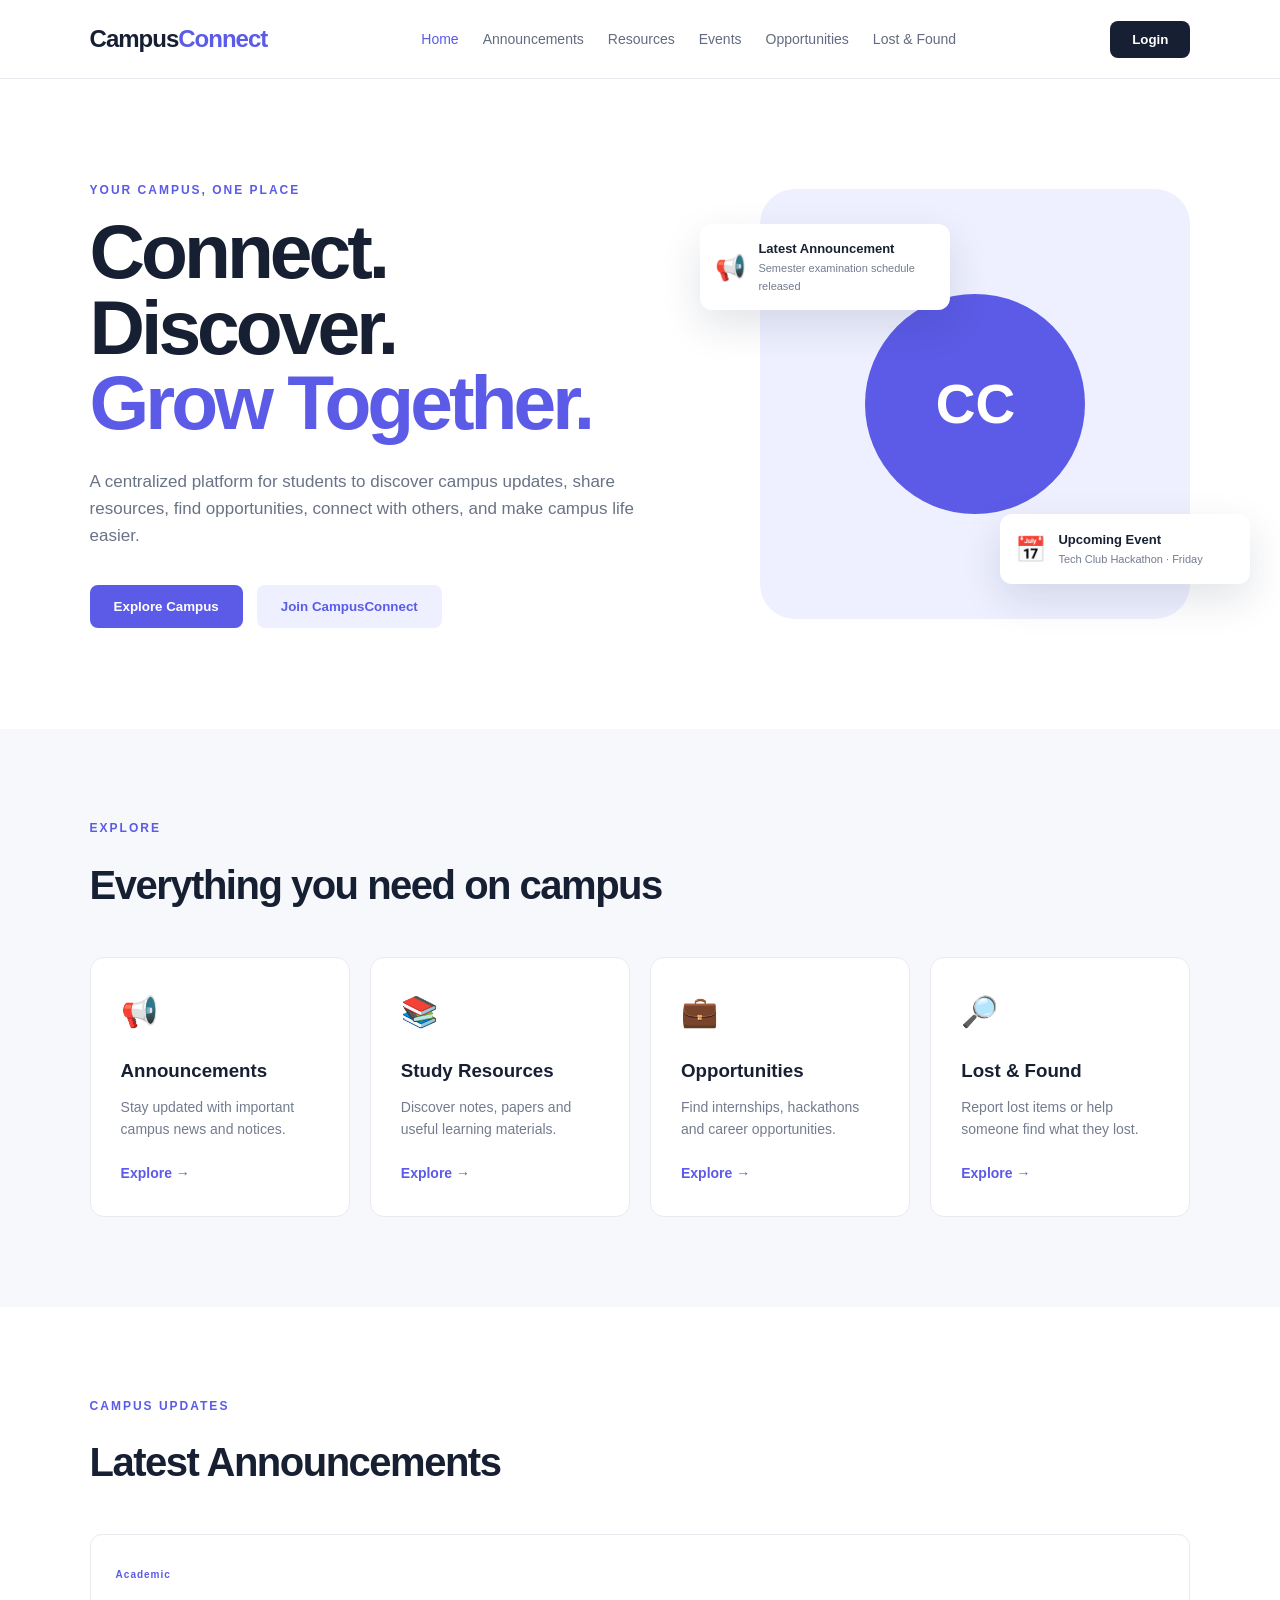
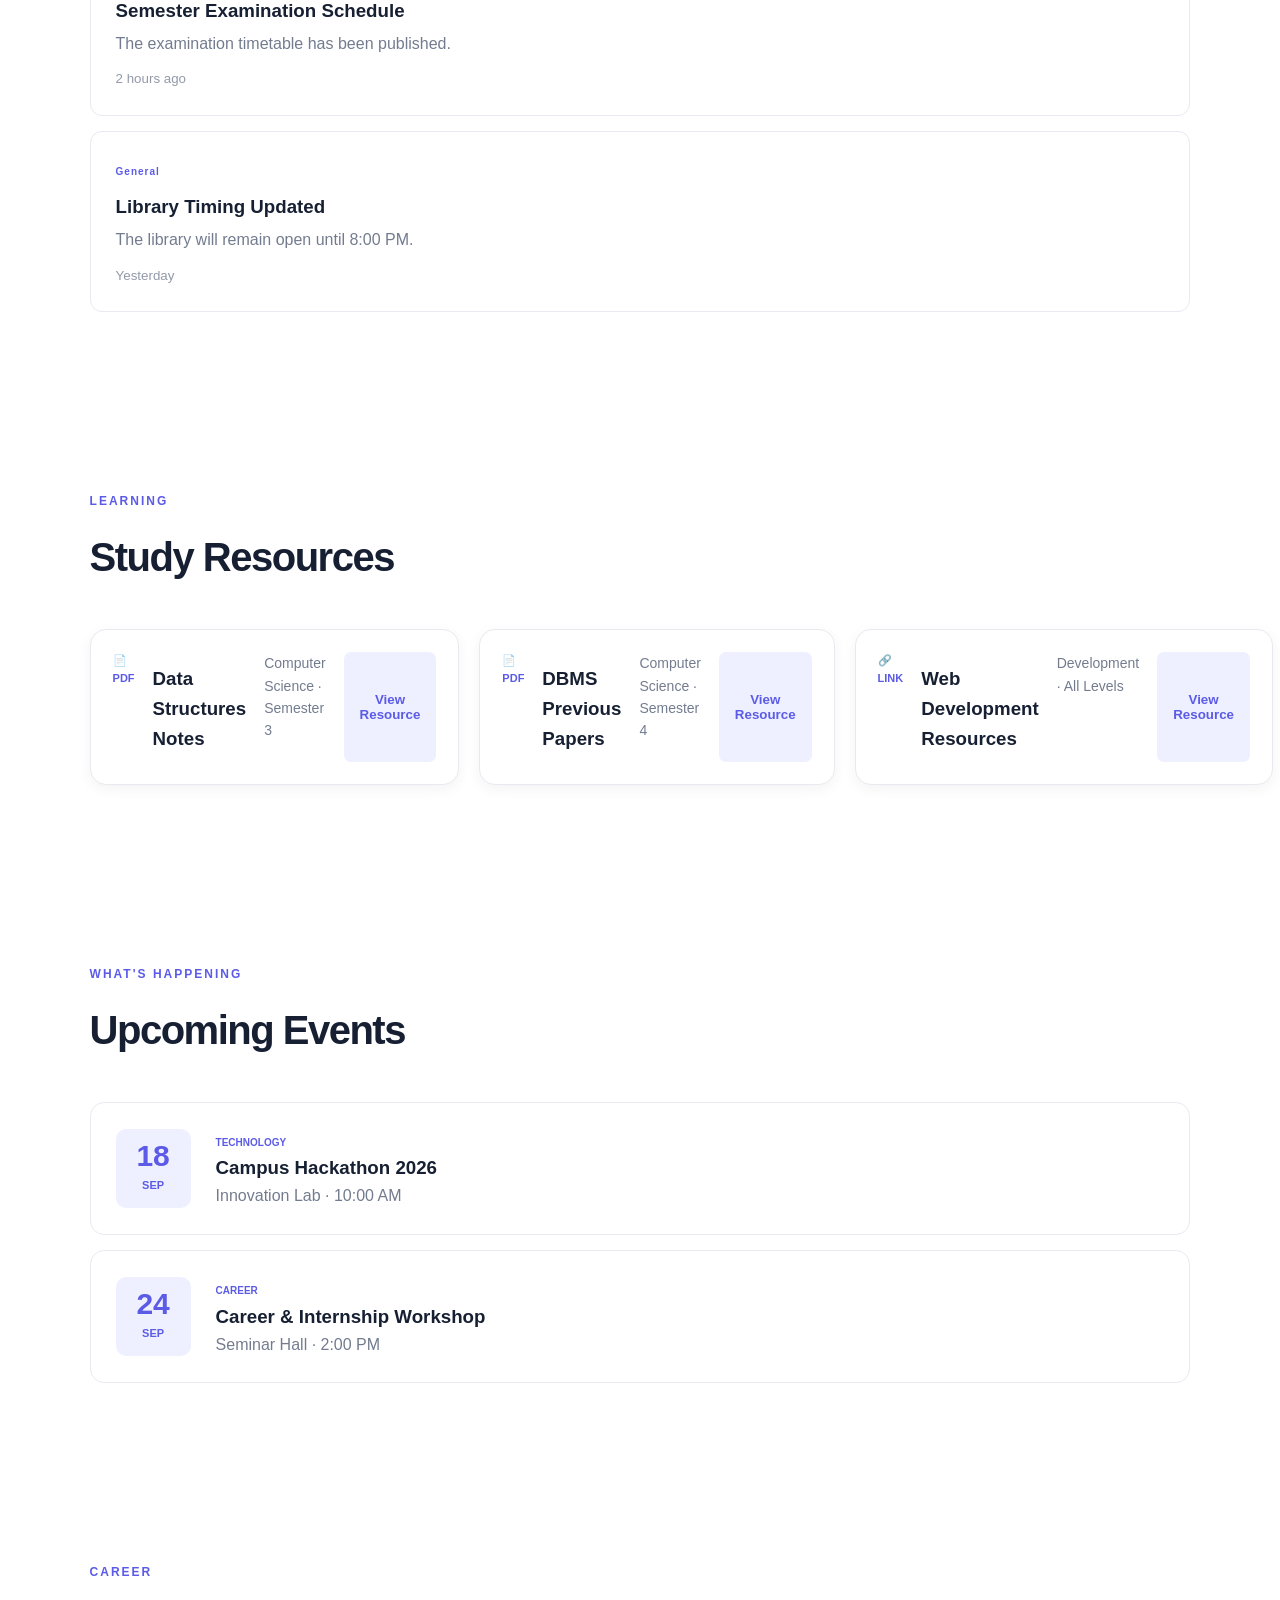
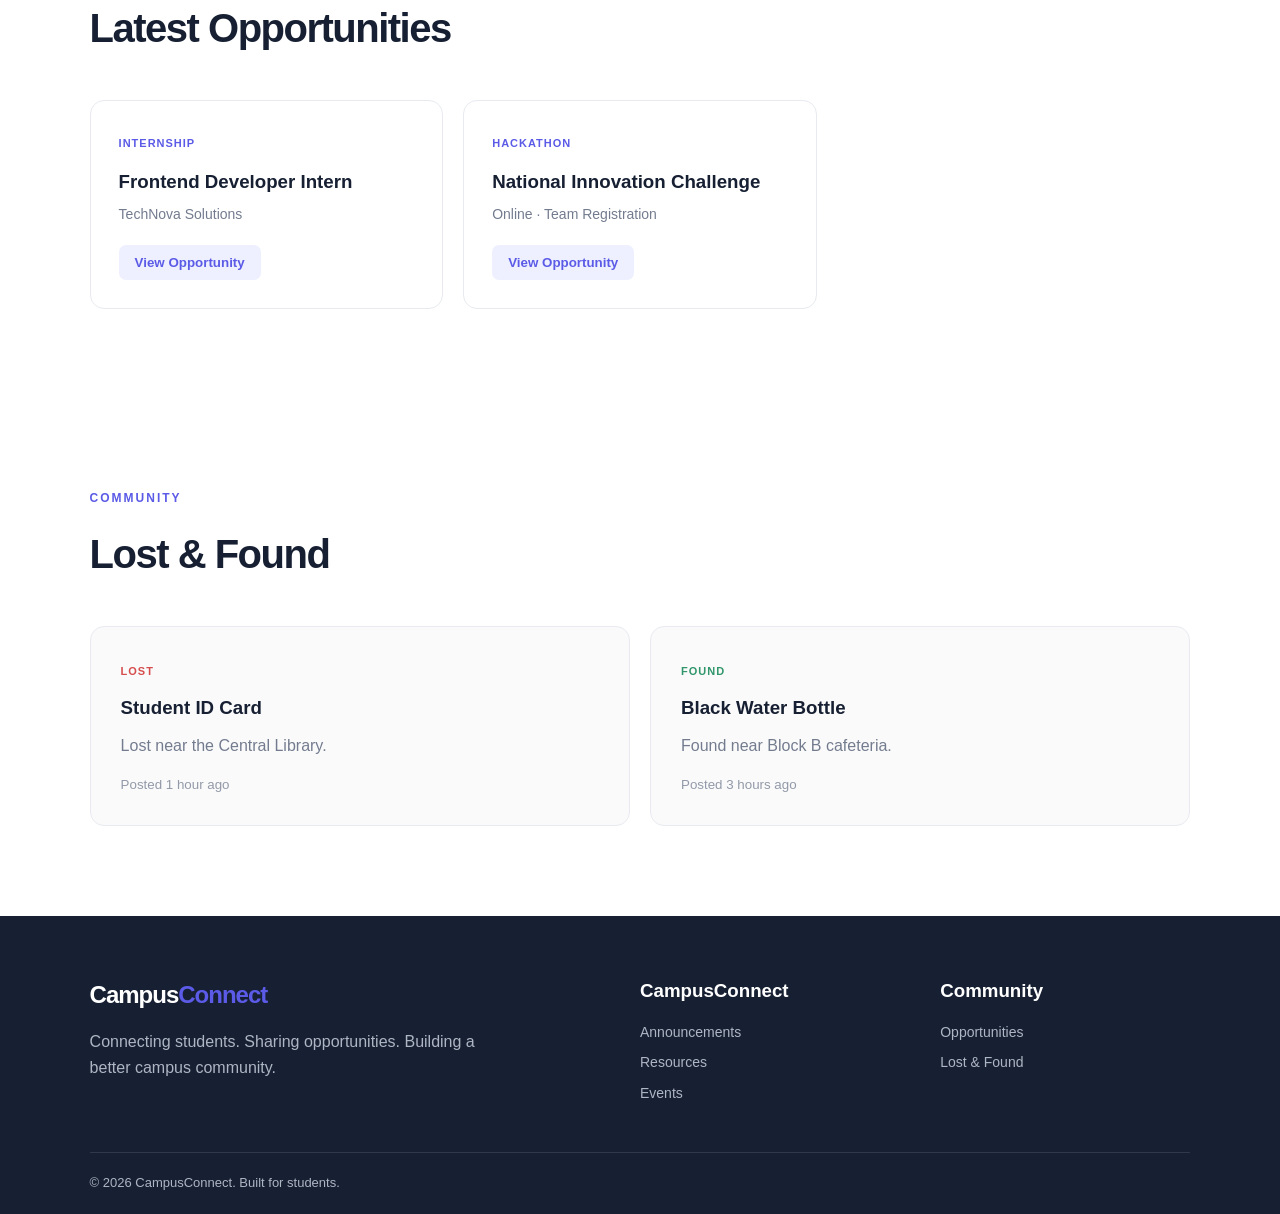
<file: index.html>
<!DOCTYPE html>
<html lang="en">

<head>
    <meta charset="UTF-8">
    <meta name="viewport" content="width=device-width, initial-scale=1.0">

    <title>CampusConnect</title>

    <link rel="stylesheet" href="style.css">
</head>

<body>

    <!-- Navigation Bar -->
    <header class="navbar">

        <div class="logo">
            Campus<span>Connect</span>
        </div>

        <nav>
            <a href="#" class="active">Home</a>
            <a href="#announcements">Announcements</a>
            <a href="#resources">Resources</a>
            <a href="#events">Events</a>
            <a href="#opportunities">Opportunities</a>
            <a href="#lost-found">Lost & Found</a>
        </nav>

        <button class="login-btn" type="button">
            Login
        </button>

    </header>


    <!-- Hero Section -->
    <main>

        <section class="hero">

            <div class="hero-content">

                <p class="hero-label">
                    YOUR CAMPUS, ONE PLACE
                </p>

                <h1>
                    Connect.<br>
                    Discover.<br>
                    <span>Grow Together.</span>
                </h1>

                <p class="hero-description">
                    A centralized platform for students to discover campus
                    updates, share resources, find opportunities, connect
                    with others, and make campus life easier.
                </p>

                <div class="hero-buttons">

                    <button
                        class="primary-btn"
                        type="button"
                    >
                        Explore Campus
                    </button>

                    <button
                        class="secondary-btn"
                        type="button"
                    >
                        Join CampusConnect
                    </button>

                </div>

            </div>


            <div class="hero-card">

                <div class="floating-card announcement-card">

                    <div class="card-icon">
                        📢
                    </div>

                    <div>
                        <h3>
                            Latest Announcement
                        </h3>

                        <p>
                            Semester examination schedule released
                        </p>
                    </div>

                </div>


                <div class="floating-card event-card">

                    <div class="card-icon">
                        📅
                    </div>

                    <div>
                        <h3>
                            Upcoming Event
                        </h3>

                        <p>
                            Tech Club Hackathon · Friday
                        </p>
                    </div>

                </div>


                <div class="campus-circle">
                    <span>CC</span>
                </div>

            </div>

        </section>


        <!-- Quick Access -->
        <section class="quick-access">

            <div class="section-heading">

                <p>EXPLORE</p>

                <h2>
                    Everything you need on campus
                </h2>

            </div>


            <div class="feature-grid">

                <div class="feature-card">

                    <div class="feature-icon">
                        📢
                    </div>

                    <h3>
                        Announcements
                    </h3>

                    <p>
                        Stay updated with important campus news and notices.
                    </p>

                    <a href="#announcements">
                        Explore →
                    </a>

                </div>


                <div class="feature-card">

                    <div class="feature-icon">
                        📚
                    </div>

                    <h3>
                        Study Resources
                    </h3>

                    <p>
                        Discover notes, papers and useful learning materials.
                    </p>

                    <a href="#resources">
                        Explore →
                    </a>

                </div>


                <div class="feature-card">

                    <div class="feature-icon">
                        💼
                    </div>

                    <h3>
                        Opportunities
                    </h3>

                    <p>
                        Find internships, hackathons and career opportunities.
                    </p>

                    <a href="#opportunities">
                        Explore →
                    </a>

                </div>


                <div class="feature-card">

                    <div class="feature-icon">
                        🔎
                    </div>

                    <h3>
                        Lost & Found
                    </h3>

                    <p>
                        Report lost items or help someone find what they lost.
                    </p>

                    <a href="#lost-found">
                        Explore →
                    </a>

                </div>

            </div>

        </section>


        <!-- Announcements -->
        <section
            class="content-section"
            id="announcements"
        >

            <div class="section-heading">

                <p>CAMPUS UPDATES</p>

                <h2>
                    Latest Announcements
                </h2>

            </div>


            <div class="announcement-list">

                <div class="announcement-item">

                    <span class="announcement-tag">
                        Academic
                    </span>

                    <h3>
                        Semester Examination Schedule
                    </h3>

                    <p>
                        The examination timetable has been published.
                    </p>

                    <small>
                        2 hours ago
                    </small>

                </div>


                <div class="announcement-item">

                    <span class="announcement-tag">
                        General
                    </span>

                    <h3>
                        Library Timing Updated
                    </h3>

                    <p>
                        The library will remain open until 8:00 PM.
                    </p>

                    <small>
                        Yesterday
                    </small>

                </div>

            </div>

        </section>


        <!-- Resources -->
        <section
            class="content-section"
            id="resources"
        >

            <div class="section-heading">

                <p>LEARNING</p>

                <h2>
                    Study Resources
                </h2>

            </div>


            <div class="resource-grid">

                <div class="resource-card">

                    <span>
                        📄 PDF
                    </span>

                    <h3>
                        Data Structures Notes
                    </h3>

                    <p>
                        Computer Science · Semester 3
                    </p>

                    <button
                        type="button"
                    >
                        View Resource
                    </button>

                </div>


                <div class="resource-card">

                    <span>
                        📄 PDF
                    </span>

                    <h3>
                        DBMS Previous Papers
                    </h3>

                    <p>
                        Computer Science · Semester 4
                    </p>

                    <button
                        type="button"
                    >
                        View Resource
                    </button>

                </div>


                <div class="resource-card">

                    <span>
                        🔗 LINK
                    </span>

                    <h3>
                        Web Development Resources
                    </h3>

                    <p>
                        Development · All Levels
                    </p>

                    <button
                        type="button"
                    >
                        View Resource
                    </button>

                </div>

            </div>

        </section>


        <!-- Events -->
        <section
            class="content-section"
            id="events"
        >

            <div class="section-heading">

                <p>WHAT'S HAPPENING</p>

                <h2>
                    Upcoming Events
                </h2>

            </div>


            <div class="event-grid">

                <div class="event-card-large">

                    <div class="event-date">

                        <strong>
                            18
                        </strong>

                        <span>
                            SEP
                        </span>

                    </div>


                    <div>

                        <span>
                            TECHNOLOGY
                        </span>

                        <h3>
                            Campus Hackathon 2026
                        </h3>

                        <p>
                            Innovation Lab · 10:00 AM
                        </p>

                    </div>

                </div>


                <div class="event-card-large">

                    <div class="event-date">

                        <strong>
                            24
                        </strong>

                        <span>
                            SEP
                        </span>

                    </div>


                    <div>

                        <span>
                            CAREER
                        </span>

                        <h3>
                            Career & Internship Workshop
                        </h3>

                        <p>
                            Seminar Hall · 2:00 PM
                        </p>

                    </div>

                </div>

            </div>

        </section>


        <!-- Opportunities -->
        <section
            class="content-section"
            id="opportunities"
        >

            <div class="section-heading">

                <p>CAREER</p>

                <h2>
                    Latest Opportunities
                </h2>

            </div>


            <div class="opportunity-grid">

                <div class="opportunity-card">

                    <span class="opportunity-type">
                        INTERNSHIP
                    </span>

                    <h3>
                        Frontend Developer Intern
                    </h3>

                    <p>
                        TechNova Solutions
                    </p>

                    <button type="button">
                        View Opportunity
                    </button>

                </div>


                <div class="opportunity-card">

                    <span class="opportunity-type">
                        HACKATHON
                    </span>

                    <h3>
                        National Innovation Challenge
                    </h3>

                    <p>
                        Online · Team Registration
                    </p>

                    <button type="button">
                        View Opportunity
                    </button>

                </div>

            </div>

        </section>


        <!-- Lost & Found -->
        <section
            class="content-section"
            id="lost-found"
        >

            <div class="section-heading">

                <p>COMMUNITY</p>

                <h2>
                    Lost & Found
                </h2>

            </div>


            <div class="lost-found-grid">

                <div class="lost-card">

                    <span class="lost-label">
                        LOST
                    </span>

                    <h3>
                        Student ID Card
                    </h3>

                    <p>
                        Lost near the Central Library.
                    </p>

                    <small>
                        Posted 1 hour ago
                    </small>

                </div>


                <div class="found-card">

                    <span class="found-label">
                        FOUND
                    </span>

                    <h3>
                        Black Water Bottle
                    </h3>

                    <p>
                        Found near Block B cafeteria.
                    </p>

                    <small>
                        Posted 3 hours ago
                    </small>

                </div>

            </div>

        </section>

    </main>


    <!-- Footer -->
    <footer>

        <div class="footer-content">

            <div>

                <div class="logo">
                    Campus<span>Connect</span>
                </div>

                <p>
                    Connecting students. Sharing opportunities.
                    Building a better campus community.
                </p>

            </div>


            <div>

                <h3>
                    CampusConnect
                </h3>

                <a href="#announcements">
                    Announcements
                </a>

                <a href="#resources">
                    Resources
                </a>

                <a href="#events">
                    Events
                </a>

            </div>


            <div>

                <h3>
                    Community
                </h3>

                <a href="#opportunities">
                    Opportunities
                </a>

                <a href="#lost-found">
                    Lost & Found
                </a>

            </div>

        </div>


        <div class="footer-bottom">

            <p>
                © 2026 CampusConnect. Built for students.
            </p>

        </div>

    </footer>


    <!-- Authentication Modal -->
    <div
        class="auth-overlay"
        id="authOverlay"
    >

        <div class="auth-modal">

            <button
                type="button"
                class="close-auth"
                id="closeAuth"
            >
                &times;
            </button>


            <!-- Login Form -->
            <div
                class="auth-form"
                id="loginForm"
            >

                <p class="auth-label">
                    WELCOME BACK
                </p>

                <h2>
                    Login to CampusConnect
                </h2>

                <p class="auth-description">
                    Connect with your campus community.
                </p>


                <form id="loginFormElement">

                    <div class="input-group">

                        <label for="loginEmail">
                            Email
                        </label>

                        <input
                            type="email"
                            id="loginEmail"
                            placeholder="Enter your email"
                            required
                        >

                    </div>


                    <div class="input-group">

                        <label for="loginPassword">
                            Password
                        </label>

                        <input
                            type="password"
                            id="loginPassword"
                            placeholder="Enter your password"
                            required
                        >

                    </div>


                    <button
                        type="submit"
                        class="auth-submit"
                    >
                        Login
                    </button>

                </form>


                <p class="switch-auth">

                    Don't have an account?

                    <button
                        type="button"
                        id="showRegister"
                    >
                        Create Account
                    </button>

                </p>

            </div>


            <!-- Register Form -->
            <div
                class="auth-form hidden"
                id="registerForm"
            >

                <p class="auth-label">
                    JOIN CAMPUSCONNECT
                </p>

                <h2>
                    Create your account
                </h2>

                <p class="auth-description">
                    Join your campus community today.
                </p>


                <form id="registerFormElement">

                    <div class="input-group">

                        <label for="registerName">
                            Full Name
                        </label>

                        <input
                            type="text"
                            id="registerName"
                            placeholder="Enter your name"
                            required
                        >

                    </div>


                    <div class="input-group">

                        <label for="registerEmail">
                            Email
                        </label>

                        <input
                            type="email"
                            id="registerEmail"
                            placeholder="Enter your email"
                            required
                        >

                    </div>


                    <div class="input-row">

                        <div class="input-group">

                            <label for="registerDepartment">
                                Department
                            </label>

                            <select
                                id="registerDepartment"
                                required
                            >

                                <option value="">
                                    Select
                                </option>

                                <option>
                                    Computer Science
                                </option>

                                <option>
                                    Information Technology
                                </option>

                                <option>
                                    Electronics
                                </option>

                                <option>
                                    Mechanical
                                </option>

                                <option>
                                    Civil
                                </option>

                                <option>
                                    Other
                                </option>

                            </select>

                        </div>


                        <div class="input-group">

                            <label for="registerYear">
                                Year
                            </label>

                            <select
                                id="registerYear"
                                required
                            >

                                <option value="">
                                    Select
                                </option>

                                <option>
                                    1st Year
                                </option>

                                <option>
                                    2nd Year
                                </option>

                                <option>
                                    3rd Year
                                </option>

                                <option>
                                    4th Year
                                </option>

                            </select>

                        </div>

                    </div>


                    <div class="input-group">

                        <label for="registerPassword">
                            Password
                        </label>

                        <input
                            type="password"
                            id="registerPassword"
                            placeholder="Create a password"
                            required
                        >

                    </div>


                    <button
                        type="submit"
                        class="auth-submit"
                    >
                        Create Account
                    </button>

                </form>


                <p class="switch-auth">

                    Already have an account?

                    <button
                        type="button"
                        id="showLogin"
                    >
                        Login
                    </button>

                </p>

            </div>

        </div>

    </div>


    <script src="script.js"></script>

</body>
</html>
</file>
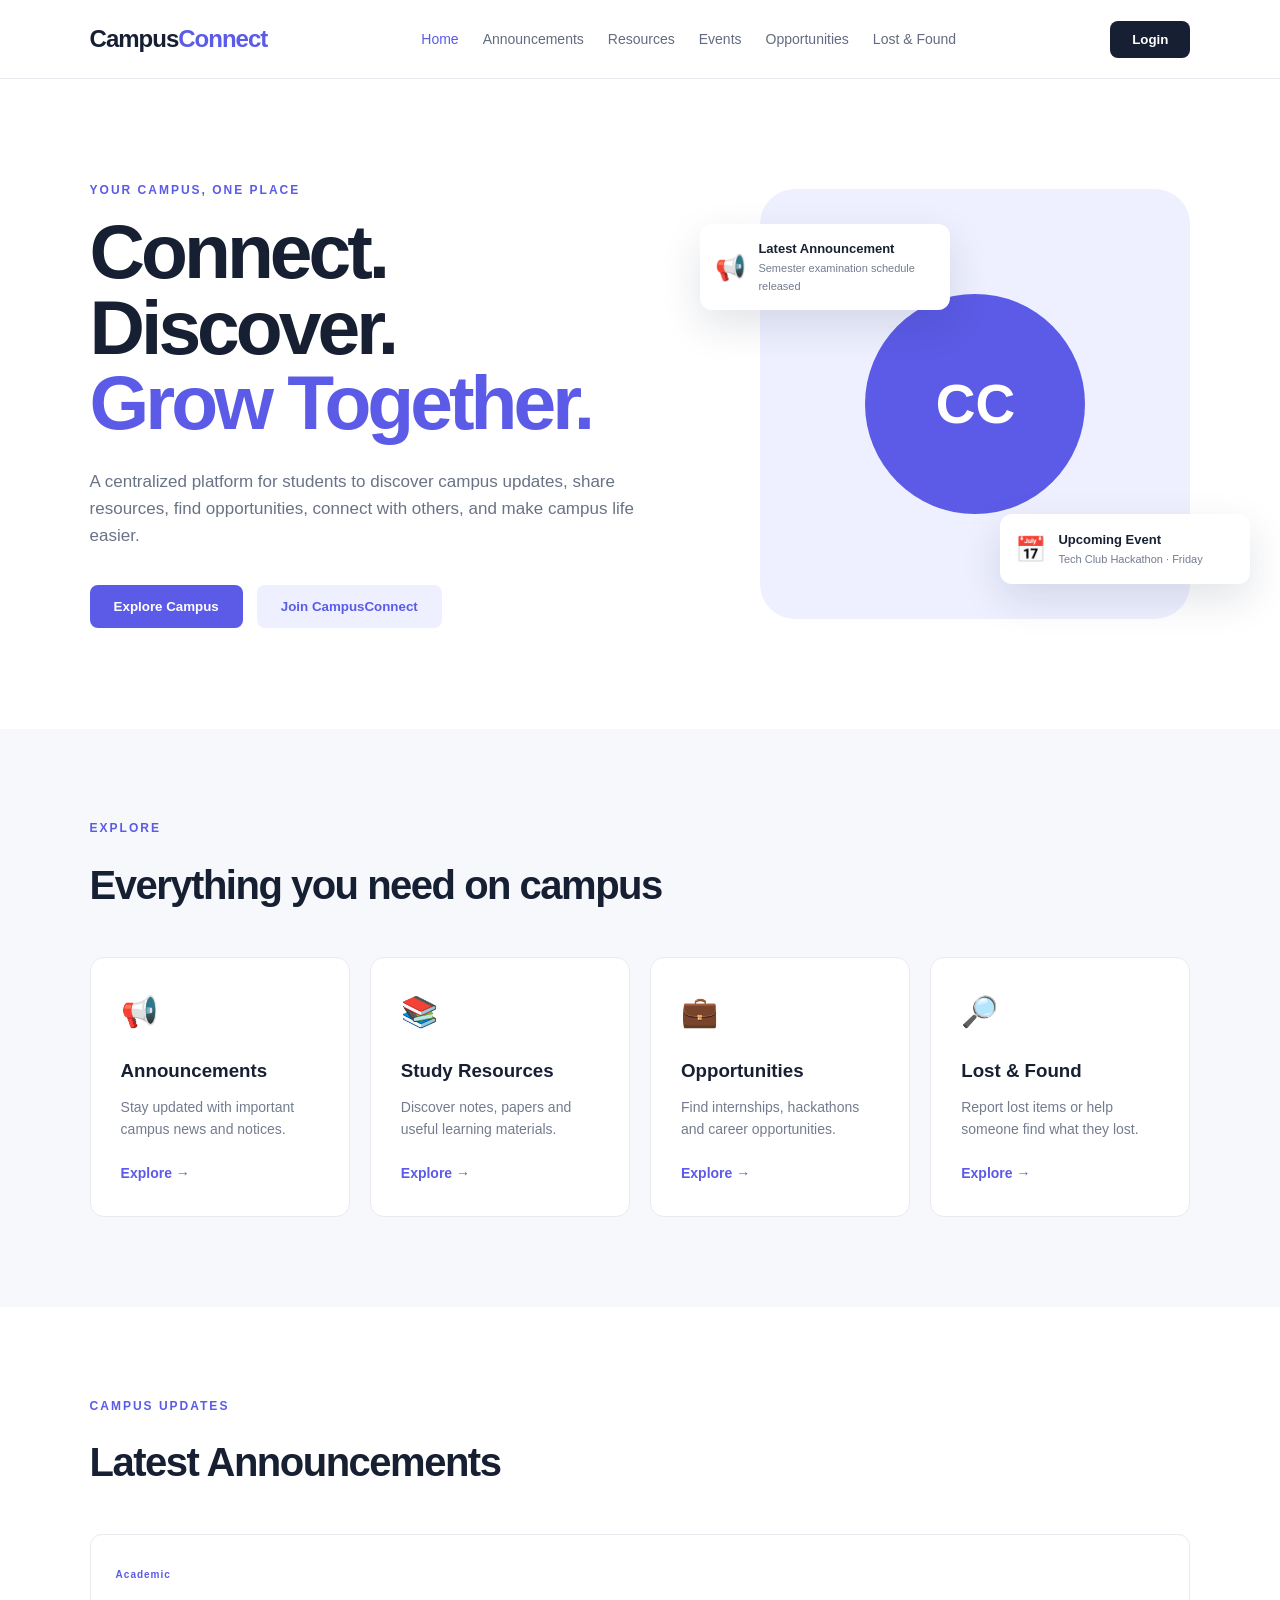
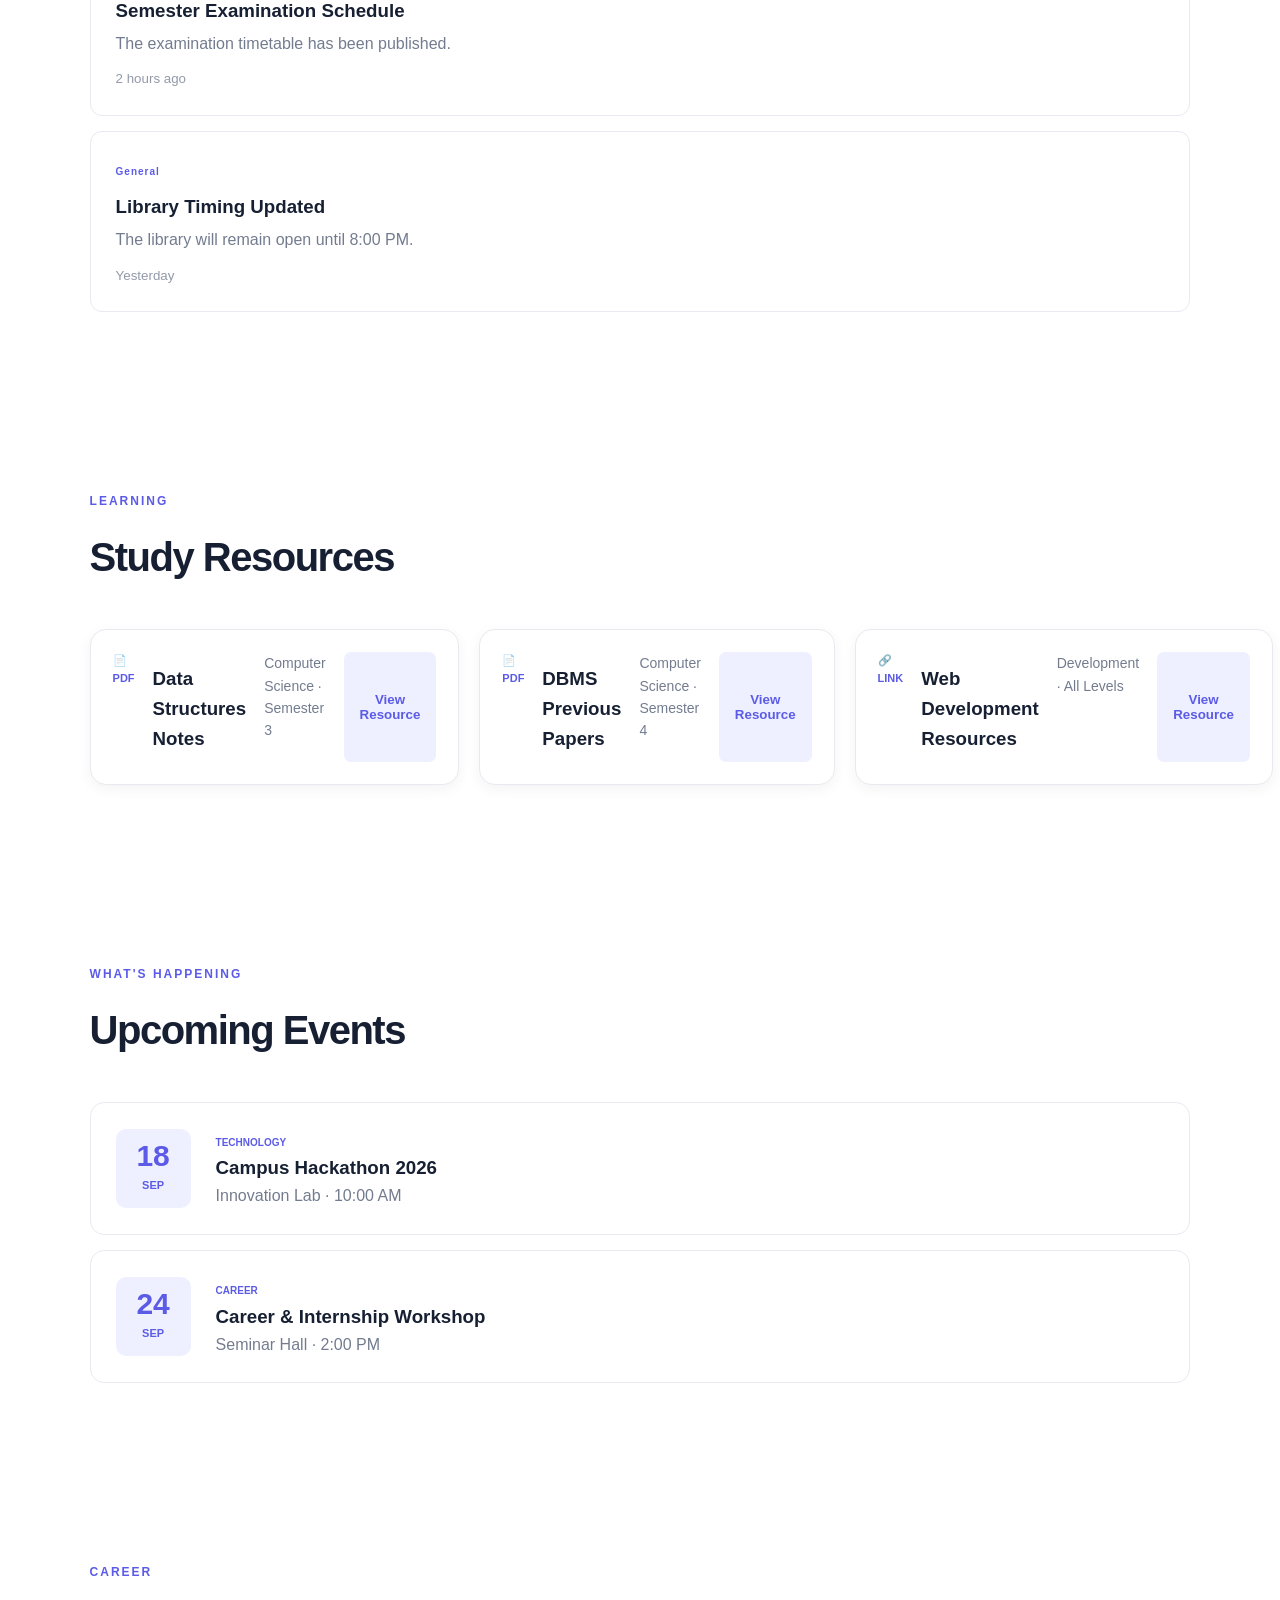
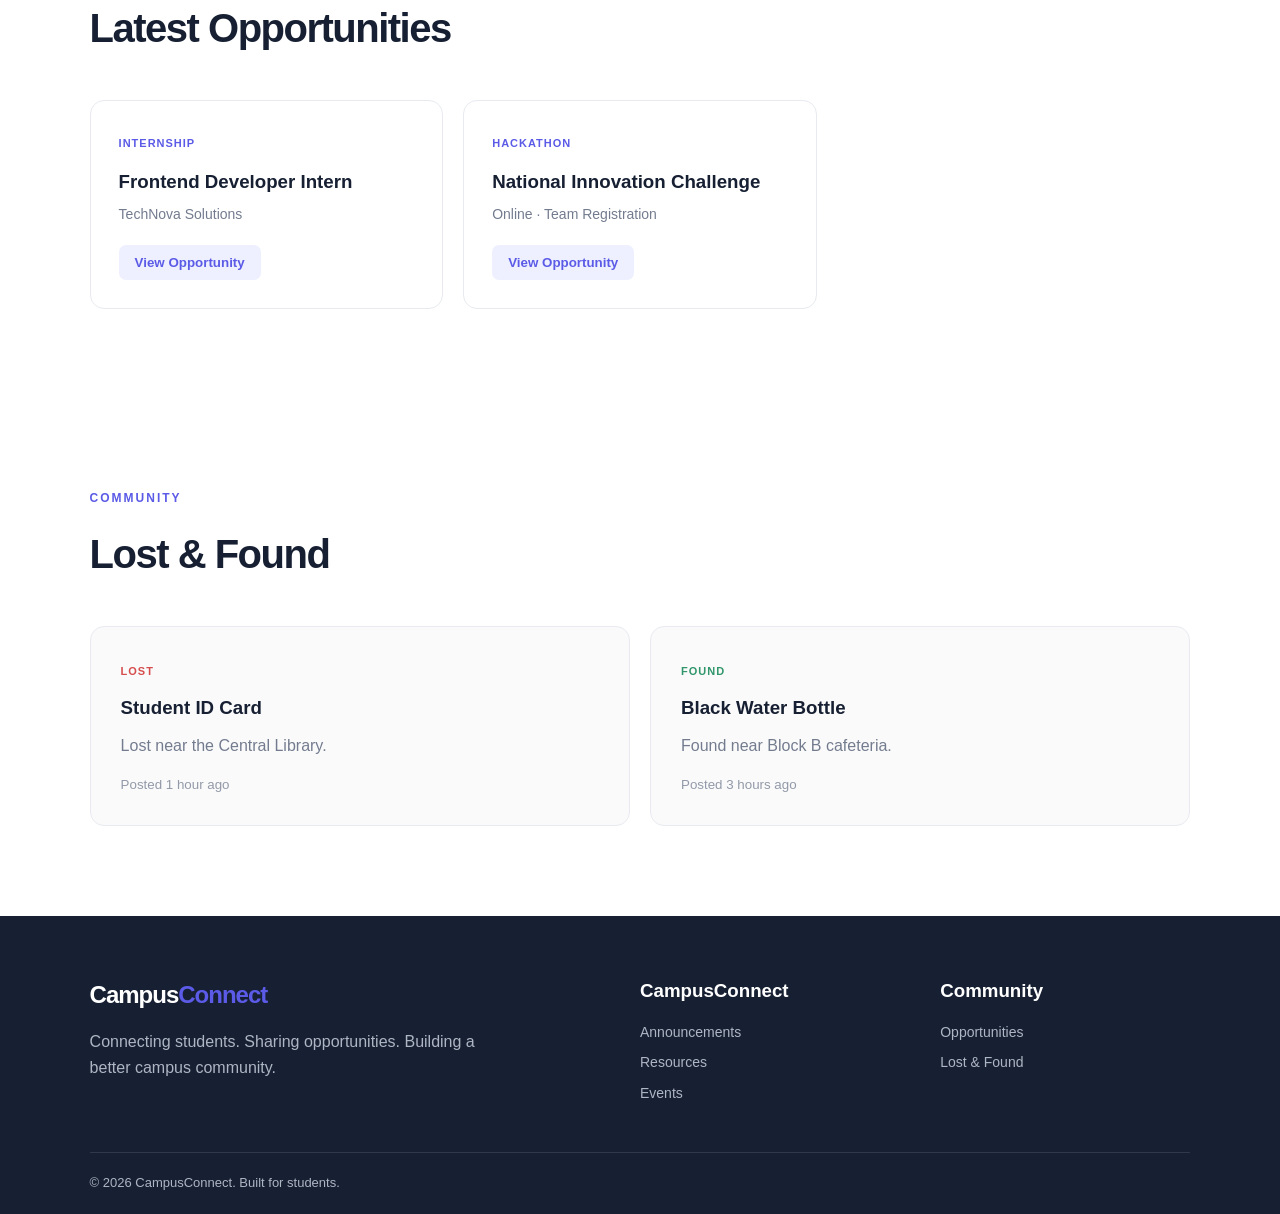
<file: dashboard.html>
<!DOCTYPE html>
<html lang="en">

<head>

    <meta charset="UTF-8">

    <meta name="viewport" content="width=device-width, initial-scale=1.0">

    <title>Dashboard | CampusConnect</title>

    <link rel="stylesheet" href="style.css">

</head>


<body class="dashboard-page">


    <!-- =========================
         DASHBOARD NAVIGATION
    ========================== -->

    <header class="dashboard-navbar">

        <div class="logo">
            Campus<span>Connect</span>
        </div>


        <div class="dashboard-user">

            <div class="user-avatar" id="userAvatar">
                M
            </div>


            <div class="user-info">

                <strong id="dashboardUserName">
                    Student
                </strong>

                <span id="dashboardUserDepartment">
                    Student
                </span>

            </div>


            <button
                type="button"
                id="logoutButton"
                class="logout-btn"
            >
                Logout
            </button>

        </div>

    </header>



    <!-- =========================
         DASHBOARD LAYOUT
    ========================== -->

    <div class="dashboard-layout">


        <!-- =========================
             SIDEBAR
        ========================== -->

        <aside class="sidebar">

            <nav class="sidebar-nav">

                <a
                    href="#"
                    class="sidebar-link active"
                >
                    <span>🏠</span>
                    Dashboard
                </a>


                <a
                    href="#announcements"
                    class="sidebar-link"
                >
                    <span>📢</span>
                    Announcements
                </a>


                <a
                    href="#resources"
                    class="sidebar-link"
                >
                    <span>📚</span>
                    Resources
                </a>


                <a
                    href="#opportunities"
                    class="sidebar-link"
                >
                    <span>💼</span>
                    Opportunities
                </a>


                <a
    href="events.html"
    class="sidebar-link"
>
    <span>📅</span>
    Events
</a>


                <a
    href="lost-found.html"
    class="sidebar-link"
>
    <span>🔍</span>
    Lost & Found
</a>

                <a
    href="questions.html"
    class="sidebar-link"
>
    <span>❓</span>
    Questions
</a>
<a
    href="#bookmarks"
    class="sidebar-link"
    id="bookmarksLink"
>
    <span>🔖</span>
    Bookmarks
</a>
<a
    href="#notifications"
    class="sidebar-link"
    id="notificationsLink"
>
    <span>🔔</span>
    Notifications
</a>

<a
    href="#profile"
    class="sidebar-link"
    id="profileLink"
>
    <span>👤</span>
    Profile
</a>

<a
    href="#statistics"
    class="sidebar-link"
    id="statisticsLink"
>
    <span>📊</span>
    Statistics
</a>

</nav>
<!-- NOTIFICATIONS SECTION -->
<section
    id="notifications"
    class="dashboard-section"
>
    <div class="section-heading">
        <div>
            <h2>🔔 Notifications</h2>
            <p>Important updates from CampusConnect</p>
        </div>
    </div>

    <div id="notificationsList"></div>
</section>
<section

<-- PROFILE SECTION -->
<section
    id="profile"
    class="dashboard-section"
>
    <div class="section-heading">
        <div>
            <h2>👤 My Profile</h2>
            <p>Your CampusConnect account information</p>
        </div>
    </div>

    <div class="profile-card">

        <div class="profile-avatar" id="profileAvatar">
            M
        </div>

        <div class="profile-info">

            <h3 id="profileName">
                Student
            </h3>

            <p>
                📧 <strong>Email:</strong>
                <span id="profileEmail">Not available</span>
            </p>

            <p>
                🏫 <strong>Department:</strong>
                <span id="profileDepartment">Not available</span>
            </p>

            <p>
                🎓 <strong>Year:</strong>
                <span id="profileYear">Not available</span>
            </p>

        </div>

    </div>
</section>
            


            <div class="sidebar-bottom">

                <a
                    href="#"
                    class="sidebar-link"
                >
                    <span>⚙️</span>
                    Settings
                </a>

            </div>

        </aside>



        <!-- =========================
             MAIN DASHBOARD
        ========================== -->

        <main class="dashboard-main">


            <!-- =========================
                 WELCOME
            ========================== -->

            <section class="dashboard-welcome">

                <div>

                    <p class="dashboard-label">
                        STUDENT DASHBOARD
                    </p>


                    <h1>
                        Welcome back,
                        <span id="welcomeUserName">
                            Student
                        </span>! 👋
                    </h1>


                    <p>
                        Here's what's happening around your campus today.
                    </p>

                <!-- GLOBAL SEARCH -->
<div class="dashboard-search">
    <input
        type="text"
        id="globalSearch"
        placeholder="Search announcements, resources, events..."
    >

    <button
        type="button"
        id="globalSearchButton"
    >
        🔍 Search
    </button>
</div>


<div id="searchResults" class="search-results"></div>


                <button
                    type="button"
                    class="create-post-btn"
                    id="createPostButton"
                >
                    + Create Post
                </button>

            </section>



            <!-- =========================
                 STATISTICS
            ========================== -->

            <section class="stats-grid">


                <div class="stat-card">

                    <div class="stat-icon">
                        📢
                    </div>

                    <div>

                        <span>
                            Announcements
                        </span>

                        <strong id="announcementCount">
                            12
                        </strong>

                    </div>

                </div>



                <div class="stat-card">

                    <div class="stat-icon">
                        📚
                    </div>

                    <div>

                        <span>
                            Resources
                        </span>

                        <strong id="resourceCount">
                            28
                        </strong>

                    </div>

                </div>



                <div class="stat-card">

                    <div class="stat-icon">
                        💼
                    </div>

                    <div>

                        <span>
                            Opportunities
                        </span>

                        <strong>
                            8
                        </strong>

                    </div>

                </div>



                <div class="stat-card">

                    <div class="stat-icon">
                        📅
                    </div>

                    <div>

                        <span>
                            Upcoming Events
                        </span>

                        <strong>
                            5
                        </strong>

                    </div>

                </div>

            </section>



            <!-- =========================
                 DASHBOARD CONTENT
            ========================== -->

            <section class="dashboard-content-grid">


                <!-- =========================
                     ANNOUNCEMENTS
                ========================== -->

                <div
                    class="dashboard-panel"
                    id="announcements"
                >

                    <div class="panel-header">

                        <div>

                            <p>
                                STAY UPDATED
                            </p>

                            <h2>
                                Recent Announcements
                            </h2>

                        </div>


                        <div class="announcement-actions">

                            

                            <a href="#announcements">
                                View all →
                            </a>

                        </div>

                    </div>


                    <!-- Announcements will appear here -->

                    <div
                        class="dashboard-list"
                        id="announcementList"
                    >

                        <div class="dashboard-list-item">

                            <div class="list-icon">
                                📢
                            </div>

                            <div>

                                <h3>
                                    Semester Examination Schedule
                                </h3>

                                <p>
                                    The examination timetable has been published.
                                </p>

                                <small>
                                    2 hours ago
                                </small>

                            </div>

                        </div>



                        <div class="dashboard-list-item">

                            <div class="list-icon">
                                📚
                            </div>

                            <div>

                                <h3>
                                    New Study Materials Available
                                </h3>

                                <p>
                                    New DBMS resources have been uploaded.
                                </p>

                                <small>
                                    Yesterday
                                </small>

                            </div>

                        </div>



                        <div class="dashboard-list-item">

                            <div class="list-icon">
                                📢
                            </div>

                            <div>

                                <h3>
                                    Library Timing Updated
                                </h3>

                                <p>
                                    The library will remain open until 8 PM.
                                </p>

                                <small>
                                    2 days ago
                                </small>

                            </div>

                        </div>

                    </div>

                </div>



                <!-- =========================
                     UPCOMING EVENTS
                ========================== -->

                <div
                    class="dashboard-panel"
                    id="events"
                >

                    <div class="panel-header">

                        <div>

                            <p>
                                DON'T MISS OUT
                            </p>

                            <h2>
                                Upcoming Events
                            </h2>

                        </div>


                        <a href="#events">
                            View all →
                        </a>

                    </div>



                    <div class="mini-event">

                        <div class="mini-event-date">

                            <strong>
                                18
                            </strong>

                            <span>
                                SEP
                            </span>

                        </div>


                        <div>

                            <span>
                                TECHNOLOGY
                            </span>

                            <h3>
                                Campus Hackathon 2026
                            </h3>

                            <p>
                                Innovation Lab · 10:00 AM
                            </p>

                        </div>

                    </div>



                    <div class="mini-event">

                        <div class="mini-event-date">

                            <strong>
                                24
                            </strong>

                            <span>
                                SEP
                            </span>

                        </div>


                        <div>

                            <span>
                                CAREER
                            </span>

                            <h3>
                                Career & Internship Workshop
                            </h3>

                            <p>
                                Seminar Hall · 2:00 PM
                            </p>

                        </div>

                    </div>



                    <div class="mini-event">

                        <div class="mini-event-date">

                            <strong>
                                30
                            </strong>

                            <span>
                                SEP
                            </span>

                        </div>


                        <div>

                            <span>
                                CULTURAL
                            </span>

                            <h3>
                                Campus Cultural Fest
                            </h3>

                            <p>
                                Main Auditorium · 5:00 PM
                            </p>

                        </div>

                    </div>

                </div>

            </section>



            <!-- =========================
                 OPPORTUNITIES
            ========================== -->

            <section
                class="dashboard-panel full-panel"
                id="opportunities"
            >

                <div class="panel-header">

                    <div>

                        <p>
                            CAREER
                        </p>

                        <h2>
                            Latest Opportunities
                        </h2>

                    </div>


                    <a
    href="opportunities.html"
    class="sidebar-link"
>
    <span>💼</span>
    Opportunities
</a>

                </div>



                <div class="opportunity-dashboard-grid">


                    <div class="dashboard-opportunity">

                        <span>
                            INTERNSHIP
                        </span>

                        <h3>
                            Frontend Developer Intern
                        </h3>

                        <p>
                            TechNova Solutions
                        </p>

                        <button type="button">
                            View Opportunity
                        </button>

                    </div>



                    <div class="dashboard-opportunity">

                        <span>
                            HACKATHON
                        </span>

                        <h3>
                            National Innovation Challenge
                        </h3>

                        <p>
                            Online · Team Registration
                        </p>

                        <button type="button">
                            View Opportunity
                        </button>

                    </div>



                    <div class="dashboard-opportunity">

                        <span>
                            WORKSHOP
                        </span>

                        <h3>
                            AI & Machine Learning Workshop
                        </h3>

                        <p>
                            Computer Science Club
                        </p>

                        <button type="button">
                            View Opportunity
                        </button>

                    </div>

                </div>

            </section>



            <!-- =========================
                 RESOURCES
            ========================== -->

            <section
                class="dashboard-panel full-panel"
                id="resources"
            >

                <div class="panel-header">

                    <div>

                        <p>
                            STUDY MATERIALS
                        </p>

                        <h2>
                            Resources & Notes
                        </h2>

                    </div>

                    <button
                        type="button"
                        class="announcement-create-btn"
                        id="shareResourceButtonTop"
                    >
                        + Share Resource
                    </button>

                </div>


                <div class="resources-grid">


                    <!-- Resource 1 -->

                    <div class="resource-card">

                        <div class="resource-icon">
                            📘
                        </div>

                        <div class="resource-content">

                            <span class="resource-category">
                                DATABASE MANAGEMENT
                            </span>

                            <h3>
                                DBMS Study Notes
                            </h3>

                            <p>
                                Complete study material covering database concepts,
                                SQL, normalization and transactions.
                            </p>

                            <div class="resource-meta">

                                <span>
                                    📄 PDF
                                </span>

                                <span>
                                    👤 Faculty
                                </span>

                            </div>

                            <button
                                type="button"
                                class="resource-view-btn"
                                onclick="openResource('DBMS Study Notes')"
                            >
                                View Resource
                            </button>

                        </div>

                    </div>



                    <!-- Resource 2 -->

                    <div class="resource-card">

                        <div class="resource-icon">
                            💻
                        </div>

                        <div class="resource-content">

                            <span class="resource-category">
                                PROGRAMMING
                            </span>

                            <h3>
                                Java Programming Notes
                            </h3>

                            <p>
                                Important Java concepts, object-oriented programming
                                and commonly used programming examples.
                            </p>

                            <div class="resource-meta">

                                <span>
                                    📄 PDF
                                </span>

                                <span>
                                    👤 Student
                                </span>

                            </div>

                            <button
                                type="button"
                                class="resource-view-btn"
                                onclick="openResource('Java Programming Notes')"
                            >
                                View Resource
                            </button>

                        </div>

                    </div>



                    <!-- Resource 3 -->

                    <div class="resource-card">

                        <div class="resource-icon">
                            🤖
                        </div>

                        <div class="resource-content">

                            <span class="resource-category">
                                ARTIFICIAL INTELLIGENCE
                            </span>

                            <h3>
                                Machine Learning Basics
                            </h3>

                            <p>
                                Beginner-friendly notes covering machine learning
                                algorithms, datasets and model evaluation.
                            </p>

                            <div class="resource-meta">

                                <span>
                                    📄 PDF
                                </span>

                                <span>
                                    👤 Student
                                </span>

                            </div>

                            <button
                                type="button"
                                class="resource-view-btn"
                                onclick="openResource('Machine Learning Basics')"
                            >
                                View Resource
                            </button>

                        </div>

                    </div>



                    <!-- Resource 4 -->

                    <div class="resource-card">

                        <div class="resource-icon">
                            🌐
                        </div>

                        <div class="resource-content">

                            <span class="resource-category">
                                WEB DEVELOPMENT
                            </span>

                            <h3>
                                HTML, CSS & JavaScript Guide
                            </h3>

                            <p>
                                Useful learning material for frontend development
                                including HTML, CSS and JavaScript basics.
                            </p>

                            <div class="resource-meta">

                                <span>
                                    📄 PDF
                                </span>

                                <span>
                                    👤 Student
                                </span>

                            </div>

                            <button
                                type="button"
                                class="resource-view-btn"
                                onclick="openResource('HTML, CSS & JavaScript Guide')"
                            >
                                View Resource
                            </button>

                        </div>

                    </div>

                </div>

            </section>



            <!-- =========================
                 QUICK ACTIONS
            ========================== -->

            <section class="quick-actions">

                <div class="section-heading">

                    <p>
                        QUICK ACTIONS
                    </p>

                    <h2>
                        What would you like to do?
                    </h2>

                </div>



                <div class="action-grid">


                    <button
                        type="button"
                        class="action-card"
                        id="shareResourceButton"
                    >

                        <span>
                            📚
                        </span>

                        <strong>
                            Share Resource
                        </strong>

                        <small>
                            Help other students learn
                        </small>

                    </button>



                    <button
                        type="button"
                        class="action-card"
                        id="lostItemButton"
                    >

                        <span>
                            🔎
                        </span>

                        <strong>
                            Report Lost Item
                        </strong>

                        <small>
                            Help find a lost item
                        </small>

                    </button>



                    <button
    type="button"
    id="askQuestionButton"
    class="quick-action-button"
>
    <span>❓</span>
    <strong>Ask a Question</strong>
    <small>Get help from other students</small>
</button>

<!-- ASK QUESTION MODAL -->
<div
    class="question-modal-overlay"
    id="questionModal"
>
    <div class="question-modal">

        <button
            type="button"
            class="question-close"
            id="closeQuestionButton"
        >
            ×
        </button>

        <div class="question-header">
            <p>STUDENT COMMUNITY</p>

            <h2>Ask a Question</h2>

            <span>
                Ask something and get help from other students.
            </span>
        </div>

        <form id="questionForm">

            <div class="question-group">

                <label for="questionTitle">
                    Question Title
                </label>

                <input
                    type="text"
                    id="questionTitle"
                    placeholder="Example: How can I prepare for DBMS?"
                    required
                >

            </div>

            <div class="question-group">

                <label for="questionCategory">
                    Category
                </label>

                <select id="questionCategory" required>

                    <option value="">
                        Select category
                    </option>

                    <option value="Academic">
                        Academic
                    </option>

                    <option value="Programming">
                        Programming
                    </option>

                    <option value="Career">
                        Career
                    </option>

                    <option value="General">
                        General
                    </option>

                </select>

            </div>

            <div class="question-group">

                <label for="questionDescription">
                    Your Question
                </label>

                <textarea
                    id="questionDescription"
                    placeholder="Write your question here..."
                    required
                ></textarea>

            </div>

            <button
                type="submit"
                class="question-submit"
            >
                Post Question
            </button>

        </form>

    </div>
</div>


                    <button
                        type="button"
                        class="action-card"
                        id="postOpportunityButton"
                    >

                        <span>
                            💼
                        </span>

                        <strong>
                            Post Opportunity
                        </strong>

                        <small>
                            Share an opportunity
                        </small>

                    </button>

                </div>

            </section>


        </main>

    </div>



    

    <!-- =========================
         JAVASCRIPT
    ========================== -->

    <script src="script.js"></script>

</body>

</html>
</file>
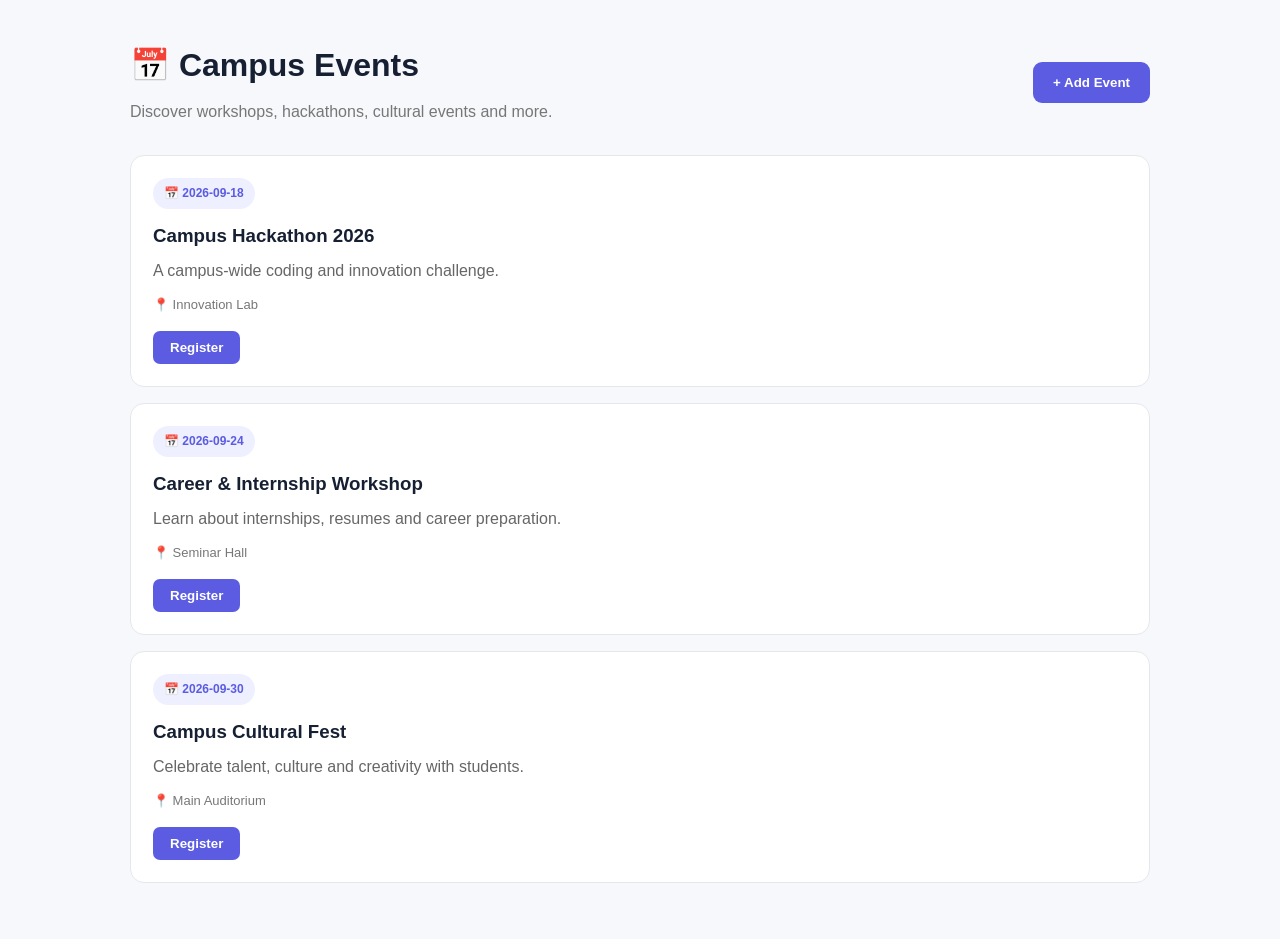
<file: events.html>
<!DOCTYPE html>
<html lang="en">
<head>
    <meta charset="UTF-8">
    <meta name="viewport" content="width=device-width, initial-scale=1.0">

    <title>Events | CampusConnect</title>

    <link rel="stylesheet" href="style.css">

    <style>
        .events-page {
            max-width: 1100px;
            margin: auto;
            padding: 40px;
        }

        .events-header {
            display: flex;
            justify-content: space-between;
            align-items: center;
            margin-bottom: 30px;
        }

        .events-header h1 {
            margin: 0;
            font-size: 32px;
        }

        .events-header p {
            color: #777;
            margin-top: 8px;
        }

        .add-event-btn {
            background: #5b5ce2;
            color: white;
            border: none;
            padding: 13px 20px;
            border-radius: 9px;
            font-weight: 600;
            cursor: pointer;
        }

        .event-card {
            background: white;
            border: 1px solid #e5e7eb;
            border-radius: 14px;
            padding: 22px;
            margin-bottom: 16px;
        }

        .event-date {
            display: inline-block;
            background: #eef0ff;
            color: #5b5ce2;
            padding: 6px 11px;
            border-radius: 20px;
            font-size: 12px;
            font-weight: 600;
        }

        .event-card h3 {
            margin: 12px 0 8px;
        }

        .event-card p {
            color: #666;
            line-height: 1.5;
        }

        .event-info {
            color: #777;
            font-size: 13px;
            margin-top: 12px;
        }

        .register-event {
            margin-top: 15px;
            padding: 9px 17px;
            border: none;
            border-radius: 7px;
            background: #5b5ce2;
            color: white;
            font-weight: 600;
            cursor: pointer;
        }

        .event-modal {
            display: none;
            position: fixed;
            inset: 0;
            background: rgba(0,0,0,.45);
            align-items: center;
            justify-content: center;
            z-index: 9999;
        }

        .event-modal.show {
            display: flex;
        }

        .event-box {
            width: 90%;
            max-width: 550px;
            background: white;
            padding: 30px;
            border-radius: 18px;
            position: relative;
        }

        .close-event {
            position: absolute;
            right: 18px;
            top: 12px;
            border: none;
            background: none;
            font-size: 28px;
            cursor: pointer;
        }

        .event-box label {
            display: block;
            margin: 15px 0 6px;
            font-weight: 600;
        }

        .event-box input,
        .event-box textarea {
            width: 100%;
            box-sizing: border-box;
            padding: 11px;
            border: 1px solid #ddd;
            border-radius: 8px;
            font-family: inherit;
        }

        .event-box textarea {
            min-height: 100px;
        }

        .submit-event {
            width: 100%;
            margin-top: 20px;
            padding: 12px;
            border: none;
            border-radius: 8px;
            background: #5b5ce2;
            color: white;
            font-weight: 600;
            cursor: pointer;
        }
    </style>
</head>

<body>

<div class="events-page">

    <div class="events-header">

        <div>
            <h1>📅 Campus Events</h1>
            <p>Discover workshops, hackathons, cultural events and more.</p>
        </div>

        <button
            class="add-event-btn"
            id="openEvent"
        >
            + Add Event
        </button>

    </div>

    <div id="eventsList"></div>

</div>


<!-- EVENT MODAL -->

<div
    class="event-modal"
    id="eventModal"
>

    <div class="event-box">

        <button
            class="close-event"
            id="closeEvent"
        >
            ×
        </button>

        <h2>Add Campus Event</h2>

        <form id="eventForm">

            <label>Event Name</label>

            <input
                type="text"
                id="eventName"
                placeholder="Example: Coding Workshop"
                required
            >

            <label>Date</label>

            <input
                type="date"
                id="eventDate"
                required
            >

            <label>Location</label>

            <input
                type="text"
                id="eventLocation"
                placeholder="Example: Seminar Hall"
                required
            >

            <label>Description</label>

            <textarea
                id="eventDescription"
                placeholder="Describe the event..."
                required
            ></textarea>

            <button
                type="submit"
                class="submit-event"
            >
                Add Event
            </button>

        </form>

    </div>

</div>


<script>

const eventModal =
    document.getElementById("eventModal");

const openEvent =
    document.getElementById("openEvent");

const closeEvent =
    document.getElementById("closeEvent");

const eventForm =
    document.getElementById("eventForm");

const eventsList =
    document.getElementById("eventsList");


openEvent.onclick = function () {
    eventModal.classList.add("show");
};


closeEvent.onclick = function () {
    eventModal.classList.remove("show");
};


function displayEvents() {

    let events =
        JSON.parse(
            localStorage.getItem("campusEvents")
        ) || [];

    if (events.length === 0) {

        events = [

            {
                name: "Campus Hackathon 2026",
                date: "2026-09-18",
                location: "Innovation Lab",
                description:
                    "A campus-wide coding and innovation challenge."
            },

            {
                name: "Career & Internship Workshop",
                date: "2026-09-24",
                location: "Seminar Hall",
                description:
                    "Learn about internships, resumes and career preparation."
            },

            {
                name: "Campus Cultural Fest",
                date: "2026-09-30",
                location: "Main Auditorium",
                description:
                    "Celebrate talent, culture and creativity with students."
            }

        ];

        localStorage.setItem(
            "campusEvents",
            JSON.stringify(events)
        );
    }


    eventsList.innerHTML =
        events.map(event => `

            <div class="event-card">

                <span class="event-date">
                    📅 ${event.date}
                </span>

                <h3>
                    ${event.name}
                </h3>

                <p>
                    ${event.description}
                </p>

                <div class="event-info">
                    📍 ${event.location}
                </div>

                <button
                    class="register-event"
                    onclick="registerEvent('${event.name}')"
                >
                    Register
                </button>

            </div>

        `).join("");
}


function registerEvent(name) {

    alert(
        "You registered for:\n\n" +
        name +
        "\n\nRegistration successful! 🎉"
    );

}


eventForm.onsubmit = function(event) {

    event.preventDefault();

    const events =
        JSON.parse(
            localStorage.getItem("campusEvents")
        ) || [];

    events.push({

        name:
            document
                .getElementById("eventName")
                .value
                .trim(),

        date:
            document
                .getElementById("eventDate")
                .value,

        location:
            document
                .getElementById("eventLocation")
                .value
                .trim(),

        description:
            document
                .getElementById("eventDescription")
                .value
                .trim()

    });


    localStorage.setItem(
        "campusEvents",
        JSON.stringify(events)
    );


    eventForm.reset();

    eventModal.classList.remove("show");

    displayEvents();

    alert("Event added successfully! 🎉");

};


displayEvents();

</script>

</body>
</html>
</file>
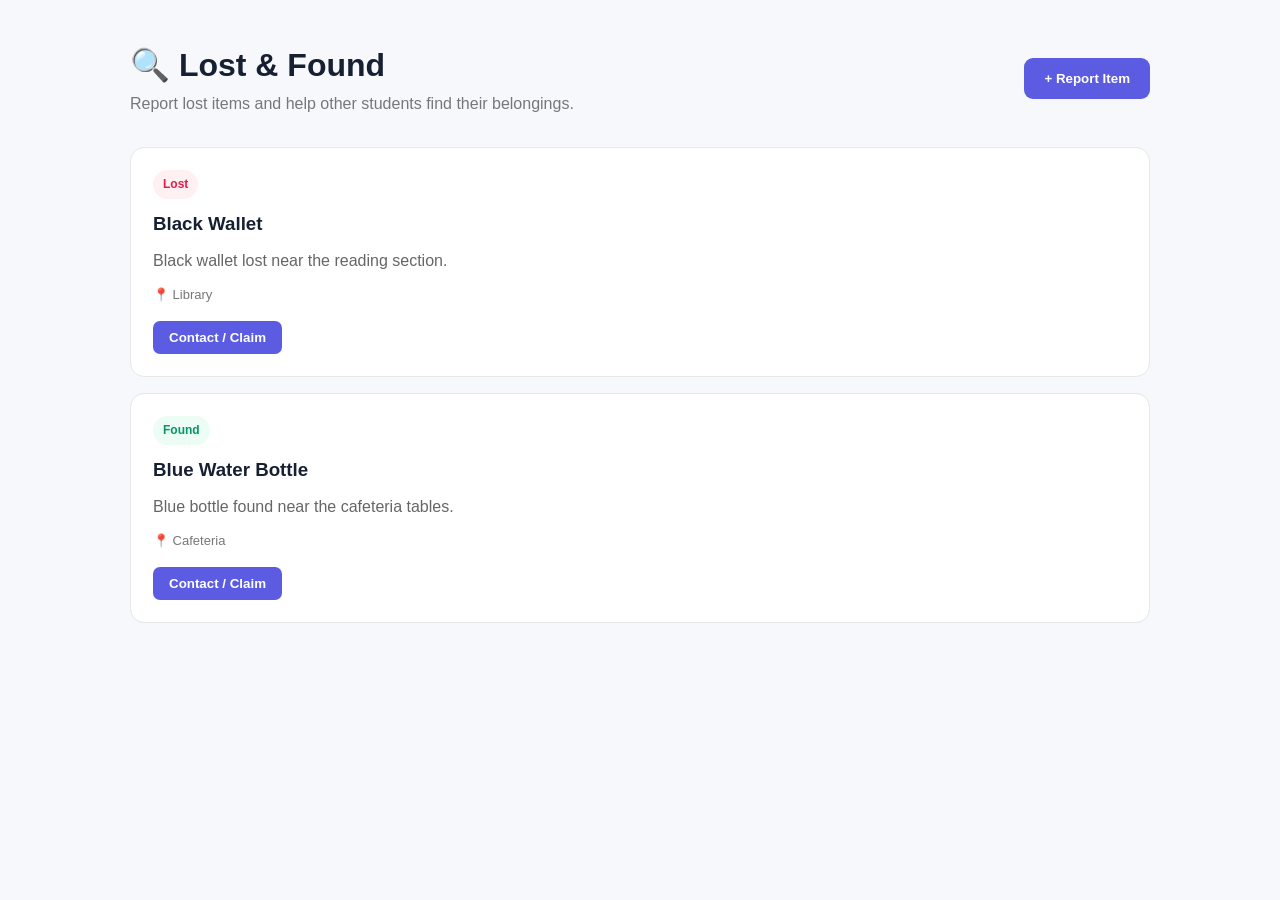
<file: lost-found.html>
<!DOCTYPE html>
<html lang="en">
<head>
    <meta charset="UTF-8">
    <meta name="viewport" content="width=device-width, initial-scale=1.0">
    <title>Lost & Found | CampusConnect</title>
    <link rel="stylesheet" href="style.css">

    <style>
        .lost-page {
            max-width: 1100px;
            margin: auto;
            padding: 40px;
        }

        .lost-header {
            display: flex;
            justify-content: space-between;
            align-items: center;
            margin-bottom: 30px;
        }

        .lost-header h1 {
            margin: 0;
            font-size: 32px;
        }

        .lost-header p {
            color: #777;
        }

        .report-btn {
            background: #5b5ce2;
            color: white;
            border: none;
            padding: 13px 20px;
            border-radius: 9px;
            font-weight: 600;
            cursor: pointer;
        }

        .lost-card {
            background: white;
            border: 1px solid #e5e7eb;
            border-radius: 14px;
            padding: 22px;
            margin-bottom: 16px;
        }

        .lost-card h3 {
            margin: 10px 0;
        }

        .lost-card p {
            color: #666;
            line-height: 1.5;
        }

        .lost-tag {
            display: inline-block;
            background: #fff1f2;
            color: #e11d48;
            padding: 5px 10px;
            border-radius: 20px;
            font-size: 12px;
            font-weight: 600;
        }

        .found-tag {
            background: #ecfdf5;
            color: #059669;
        }

        .lost-meta {
            font-size: 13px;
            color: #777;
            margin-top: 12px;
        }

        .claim-btn {
            margin-top: 15px;
            padding: 9px 16px;
            border: none;
            border-radius: 7px;
            background: #5b5ce2;
            color: white;
            font-weight: 600;
            cursor: pointer;
        }

        .lost-modal {
            display: none;
            position: fixed;
            inset: 0;
            background: rgba(0,0,0,.45);
            align-items: center;
            justify-content: center;
            z-index: 9999;
        }

        .lost-modal.show {
            display: flex;
        }

        .lost-box {
            width: 90%;
            max-width: 550px;
            background: white;
            padding: 30px;
            border-radius: 18px;
            position: relative;
        }

        .close-lost {
            position: absolute;
            right: 18px;
            top: 12px;
            border: none;
            background: none;
            font-size: 28px;
            cursor: pointer;
        }

        .lost-box label {
            display: block;
            margin: 15px 0 6px;
            font-weight: 600;
        }

        .lost-box input,
        .lost-box select,
        .lost-box textarea {
            width: 100%;
            box-sizing: border-box;
            padding: 11px;
            border: 1px solid #ddd;
            border-radius: 8px;
            font-family: inherit;
        }

        .lost-box textarea {
            min-height: 100px;
        }

        .submit-lost {
            width: 100%;
            margin-top: 20px;
            padding: 12px;
            border: none;
            border-radius: 8px;
            background: #5b5ce2;
            color: white;
            font-weight: 600;
            cursor: pointer;
        }
    </style>
</head>

<body>

<div class="lost-page">

    <div class="lost-header">
        <div>
            <h1>🔍 Lost & Found</h1>
            <p>Report lost items and help other students find their belongings.</p>
        </div>

        <button class="report-btn" id="openLost">
            + Report Item
        </button>
    </div>

    <div id="lostList"></div>

</div>


<div class="lost-modal" id="lostModal">

    <div class="lost-box">

        <button class="close-lost" id="closeLost">
            ×
        </button>

        <h2>Report Lost / Found Item</h2>

        <form id="lostForm">

            <label>Item Name</label>

            <input
                type="text"
                id="itemName"
                placeholder="Example: Black Wallet"
                required
            >

            <label>Status</label>

            <select id="itemStatus" required>
                <option value="">Select Status</option>
                <option value="Lost">Lost</option>
                <option value="Found">Found</option>
            </select>

            <label>Location</label>

            <input
                type="text"
                id="itemLocation"
                placeholder="Example: Library"
                required
            >

            <label>Description</label>

            <textarea
                id="itemDescription"
                placeholder="Describe the item..."
                required
            ></textarea>

            <button
                type="submit"
                class="submit-lost"
            >
                Submit Report
            </button>

        </form>

    </div>

</div>


<script>

const lostModal =
    document.getElementById("lostModal");

const openLost =
    document.getElementById("openLost");

const closeLost =
    document.getElementById("closeLost");

const lostForm =
    document.getElementById("lostForm");

const lostList =
    document.getElementById("lostList");


openLost.onclick = function () {
    lostModal.classList.add("show");
};


closeLost.onclick = function () {
    lostModal.classList.remove("show");
};


function displayLostItems() {

    let items =
        JSON.parse(
            localStorage.getItem("campusLostItems")
        ) || [];

    if (items.length === 0) {

        items = [
            {
                name: "Black Wallet",
                status: "Lost",
                location: "Library",
                description:
                    "Black wallet lost near the reading section."
            },
            {
                name: "Blue Water Bottle",
                status: "Found",
                location: "Cafeteria",
                description:
                    "Blue bottle found near the cafeteria tables."
            }
        ];

        localStorage.setItem(
            "campusLostItems",
            JSON.stringify(items)
        );
    }


    lostList.innerHTML =
        items.map((item, index) => `

            <div class="lost-card">

                <span class="${item.status === "Found"
                    ? "lost-tag found-tag"
                    : "lost-tag"}">
                    ${item.status}
                </span>

                <h3>
                    ${item.name}
                </h3>

                <p>
                    ${item.description}
                </p>

                <div class="lost-meta">
                    📍 ${item.location}
                </div>

                <button
                    class="claim-btn"
                    onclick="contactOwner('${item.name}')"
                >
                    Contact / Claim
                </button>

            </div>

        `).join("");
}


function contactOwner(name) {

    alert(
        "You selected: " +
        name +
        "\n\nContact details can be added in a future version."
    );

}


lostForm.onsubmit = function (event) {

    event.preventDefault();

    const items =
        JSON.parse(
            localStorage.getItem("campusLostItems")
        ) || [];

    items.push({

        name:
            document.getElementById("itemName").value.trim(),

        status:
            document.getElementById("itemStatus").value,

        location:
            document.getElementById("itemLocation").value.trim(),

        description:
            document.getElementById("itemDescription").value.trim()

    });

    localStorage.setItem(
        "campusLostItems",
        JSON.stringify(items)
    );

    lostForm.reset();

    lostModal.classList.remove("show");

    displayLostItems();

    alert("Lost & Found report submitted! 🎉");
};


displayLostItems();

</script>

</body>
</html>
</file>
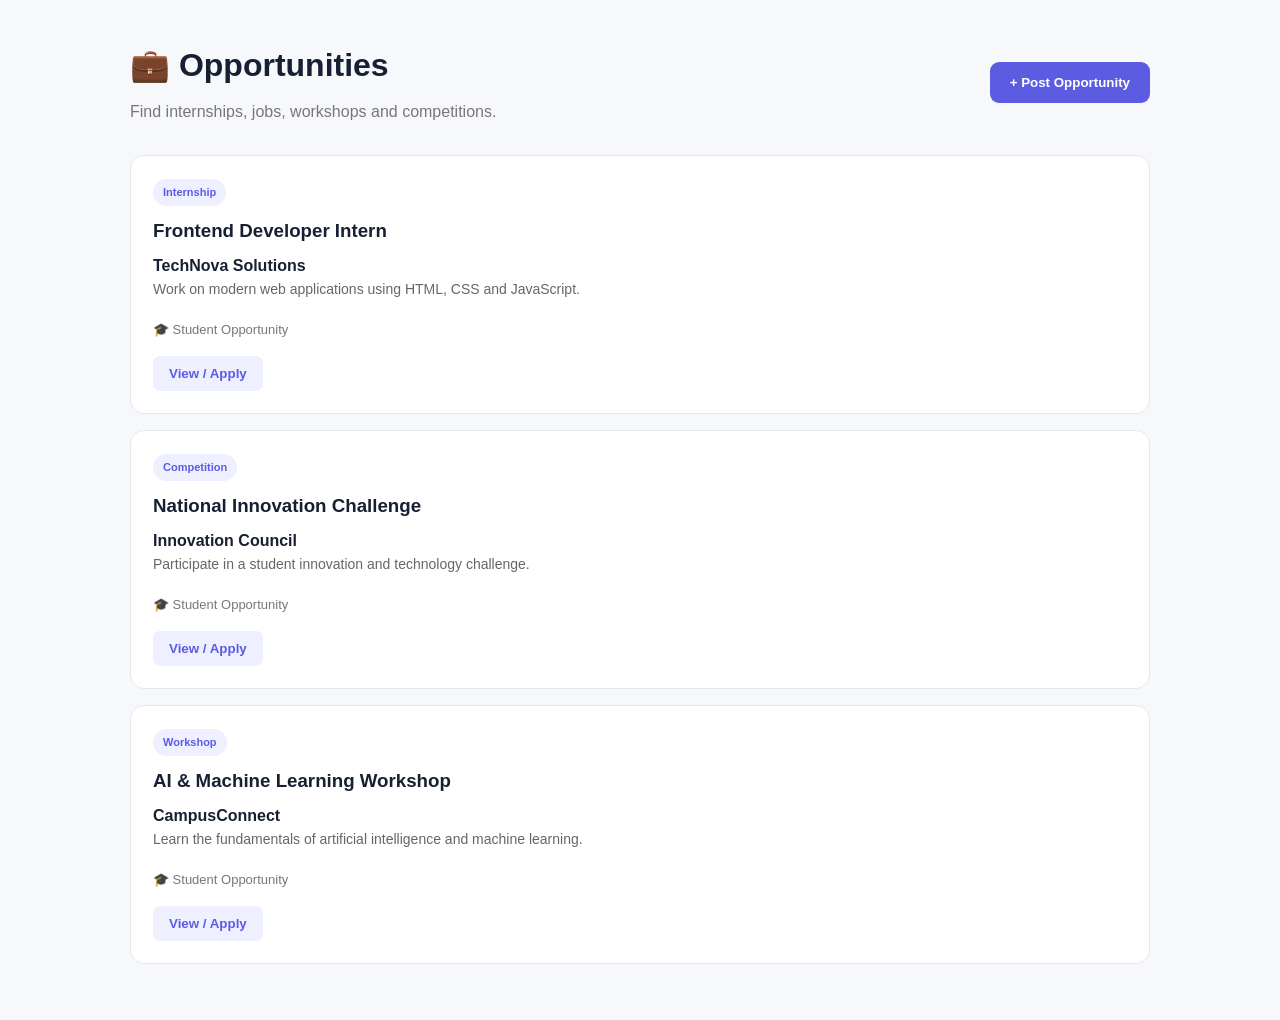
<file: opportunities.html>
<!DOCTYPE html>
<html lang="en">
<head>
    <meta charset="UTF-8">
    <meta name="viewport" content="width=device-width, initial-scale=1.0">
    <title>Opportunities | CampusConnect</title>
    <link rel="stylesheet" href="style.css">

    <style>
        .opportunities-page {
            max-width: 1100px;
            margin: auto;
            padding: 40px;
        }

        .opportunities-header {
            display: flex;
            justify-content: space-between;
            align-items: center;
            margin-bottom: 30px;
        }

        .opportunities-header h1 {
            margin: 0;
            font-size: 32px;
        }

        .opportunities-header p {
            color: #777;
            margin-top: 8px;
        }

        .post-opportunity {
            background: #5b5ce2;
            color: white;
            border: none;
            padding: 13px 20px;
            border-radius: 9px;
            font-weight: 600;
            cursor: pointer;
        }

        .opportunity-card {
            background: white;
            border: 1px solid #e5e7eb;
            border-radius: 14px;
            padding: 22px;
            margin-bottom: 16px;
        }

        .opportunity-card h3 {
            margin: 10px 0 7px;
        }

        .opportunity-card p {
            color: #666;
            line-height: 1.5;
        }

        .opportunity-tag {
            display: inline-block;
            padding: 5px 10px;
            border-radius: 20px;
            background: #eef0ff;
            color: #5b5ce2;
            font-size: 12px;
            font-weight: 600;
        }

        .opportunity-meta {
            margin-top: 14px;
            color: #777;
            font-size: 13px;
        }

        .apply-btn {
            margin-top: 15px;
            padding: 9px 16px;
            border: none;
            border-radius: 7px;
            background: #5b5ce2;
            color: white;
            cursor: pointer;
            font-weight: 600;
        }

        .opportunity-modal {
            display: none;
            position: fixed;
            inset: 0;
            background: rgba(0,0,0,.45);
            align-items: center;
            justify-content: center;
            z-index: 9999;
        }

        .opportunity-modal.show {
            display: flex;
        }

        .opportunity-box {
            width: 90%;
            max-width: 550px;
            background: white;
            padding: 30px;
            border-radius: 18px;
            position: relative;
        }

        .close-opportunity {
            position: absolute;
            right: 18px;
            top: 12px;
            border: none;
            background: none;
            font-size: 28px;
            cursor: pointer;
        }

        .opportunity-box label {
            display: block;
            margin: 15px 0 6px;
            font-weight: 600;
        }

        .opportunity-box input,
        .opportunity-box select,
        .opportunity-box textarea {
            width: 100%;
            box-sizing: border-box;
            padding: 11px;
            border: 1px solid #ddd;
            border-radius: 8px;
            font-family: inherit;
        }

        .opportunity-box textarea {
            min-height: 100px;
        }

        .submit-opportunity {
            width: 100%;
            margin-top: 20px;
            padding: 12px;
            border: none;
            border-radius: 8px;
            background: #5b5ce2;
            color: white;
            font-weight: 600;
            cursor: pointer;
        }
    </style>
</head>

<body>

<div class="opportunities-page">

    <div class="opportunities-header">
        <div>
            <h1>💼 Opportunities</h1>
            <p>Find internships, jobs, workshops and competitions.</p>
        </div>

        <button class="post-opportunity" id="openOpportunity">
            + Post Opportunity
        </button>
    </div>

    <div id="opportunitiesList"></div>

</div>


<!-- POST OPPORTUNITY MODAL -->

<div class="opportunity-modal" id="opportunityModal">

    <div class="opportunity-box">

        <button class="close-opportunity" id="closeOpportunity">
            ×
        </button>

        <h2>Post an Opportunity</h2>

        <form id="opportunityForm">

            <label>Opportunity Title</label>
            <input
                type="text"
                id="opportunityTitle"
                placeholder="Example: Frontend Developer Intern"
                required
            >

            <label>Type</label>

            <select id="opportunityType" required>
                <option value="">Select Type</option>
                <option>Internship</option>
                <option>Job</option>
                <option>Workshop</option>
                <option>Competition</option>
            </select>

            <label>Organization</label>

            <input
                type="text"
                id="opportunityCompany"
                placeholder="Company / Organization"
                required
            >

            <label>Description</label>

            <textarea
                id="opportunityDescription"
                placeholder="Describe the opportunity..."
                required
            ></textarea>

            <button
                type="submit"
                class="submit-opportunity"
            >
                Post Opportunity
            </button>

        </form>

    </div>

</div>


<script>

const opportunityModal =
    document.getElementById("opportunityModal");

const openOpportunity =
    document.getElementById("openOpportunity");

const closeOpportunity =
    document.getElementById("closeOpportunity");

const opportunityForm =
    document.getElementById("opportunityForm");

const opportunitiesList =
    document.getElementById("opportunitiesList");


openOpportunity.onclick = function () {
    opportunityModal.classList.add("show");
};


closeOpportunity.onclick = function () {
    opportunityModal.classList.remove("show");
};


function displayOpportunities() {

    let opportunities =
        JSON.parse(
            localStorage.getItem("campusOpportunities")
        ) || [];

    if (opportunities.length === 0) {

        opportunities = [
            {
                title: "Frontend Developer Intern",
                type: "Internship",
                company: "TechNova Solutions",
                description:
                    "Work on modern web applications using HTML, CSS and JavaScript."
            },
            {
                title: "National Innovation Challenge",
                type: "Competition",
                company: "Innovation Council",
                description:
                    "Participate in a student innovation and technology challenge."
            },
            {
                title: "AI & Machine Learning Workshop",
                type: "Workshop",
                company: "CampusConnect",
                description:
                    "Learn the fundamentals of artificial intelligence and machine learning."
            }
        ];

        localStorage.setItem(
            "campusOpportunities",
            JSON.stringify(opportunities)
        );
    }


    opportunitiesList.innerHTML =
        opportunities.map(opportunity => `

            <div class="opportunity-card">

                <span class="opportunity-tag">
                    ${opportunity.type}
                </span>

                <h3>
                    ${opportunity.title}
                </h3>

                <strong>
                    ${opportunity.company}
                </strong>

                <p>
                    ${opportunity.description}
                </p>

                <div class="opportunity-meta">
                    🎓 Student Opportunity
                </div>

                <button
                    class="apply-btn"
                    onclick="applyOpportunity('${opportunity.title}')"
                >
                    View / Apply
                </button>

            </div>

        `).join("");
}


function applyOpportunity(title) {

    alert(
        "You selected: " +
        title +
        "\n\nApplication details will be available soon."
    );

}


opportunityForm.onsubmit = function (event) {

    event.preventDefault();

    const opportunities =
        JSON.parse(
            localStorage.getItem("campusOpportunities")
        ) || [];

    opportunities.push({

        title:
            document
                .getElementById("opportunityTitle")
                .value
                .trim(),

        type:
            document
                .getElementById("opportunityType")
                .value,

        company:
            document
                .getElementById("opportunityCompany")
                .value
                .trim(),

        description:
            document
                .getElementById("opportunityDescription")
                .value
                .trim()

    });


    localStorage.setItem(
        "campusOpportunities",
        JSON.stringify(opportunities)
    );


    opportunityForm.reset();

    opportunityModal.classList.remove("show");

    displayOpportunities();

    alert("Opportunity posted successfully! 🎉");
};


displayOpportunities();

</script>

</body>
</html>
</file>
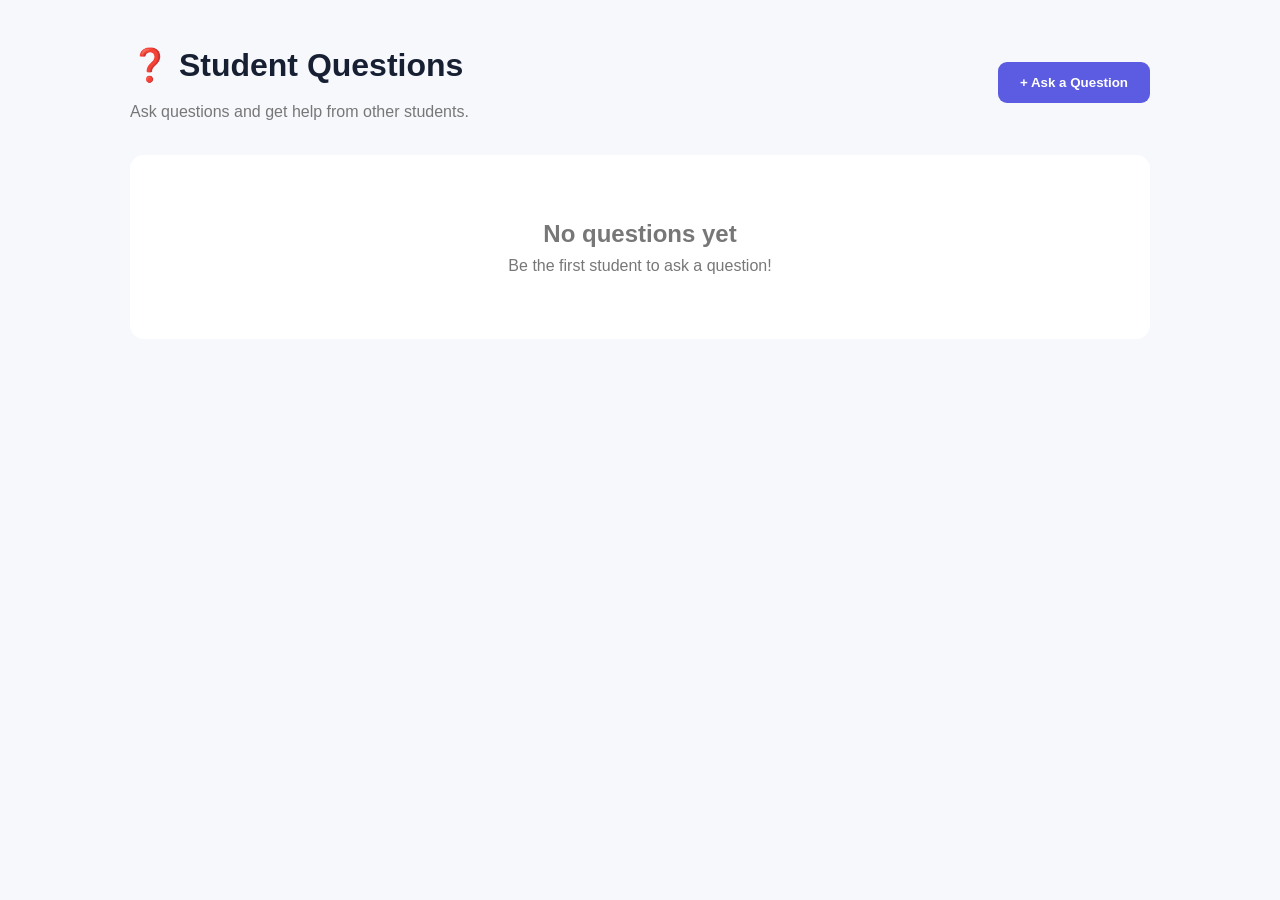
<file: questions.html>
<!DOCTYPE html>
<html lang="en">
<head>
    <meta charset="UTF-8">
    <meta name="viewport" content="width=device-width, initial-scale=1.0">
    <title>Questions | CampusConnect</title>
    <link rel="stylesheet" href="style.css">

    <style>
        .questions-page {
            padding: 40px;
            max-width: 1100px;
            margin: auto;
        }

        .questions-header {
            display: flex;
            justify-content: space-between;
            align-items: center;
            margin-bottom: 30px;
        }

        .questions-header h1 {
            margin: 0;
            font-size: 32px;
        }

        .questions-header p {
            color: #777;
            margin-top: 8px;
        }

        .ask-btn {
            background: #5b5ce2;
            color: white;
            border: none;
            padding: 13px 22px;
            border-radius: 9px;
            font-weight: 600;
            cursor: pointer;
        }

        .question-card {
            background: white;
            border: 1px solid #e5e7eb;
            border-radius: 14px;
            padding: 22px;
            margin-bottom: 16px;
        }

        .question-card h3 {
            margin: 0 0 8px;
        }

        .question-card p {
            color: #666;
            line-height: 1.6;
        }

        .question-meta {
            font-size: 12px;
            color: #777;
            margin-top: 15px;
        }

        .question-category {
            display: inline-block;
            background: #eef0ff;
            color: #5b5ce2;
            padding: 5px 10px;
            border-radius: 20px;
            font-size: 12px;
            font-weight: 600;
        }

        .empty-questions {
            text-align: center;
            padding: 60px;
            color: #777;
            background: white;
            border-radius: 14px;
        }

        .question-modal {
            display: none;
            position: fixed;
            inset: 0;
            background: rgba(0,0,0,.45);
            align-items: center;
            justify-content: center;
            z-index: 9999;
        }

        .question-modal.show {
            display: flex;
        }

        .question-box {
            background: white;
            width: 90%;
            max-width: 550px;
            padding: 30px;
            border-radius: 18px;
            position: relative;
        }

        .question-box h2 {
            margin-top: 0;
        }

        .close-question {
            position: absolute;
            right: 18px;
            top: 12px;
            border: none;
            background: none;
            font-size: 28px;
            cursor: pointer;
        }

        .question-box label {
            display: block;
            margin: 15px 0 6px;
            font-weight: 600;
        }

        .question-box input,
        .question-box select,
        .question-box textarea {
            width: 100%;
            box-sizing: border-box;
            padding: 11px;
            border: 1px solid #ddd;
            border-radius: 8px;
            font-family: inherit;
        }

        .question-box textarea {
            min-height: 120px;
            resize: vertical;
        }

        .post-question {
            width: 100%;
            margin-top: 20px;
            padding: 12px;
            border: none;
            border-radius: 8px;
            background: #5b5ce2;
            color: white;
            font-weight: 600;
            cursor: pointer;
        }
    </style>
</head>

<body>

<div class="questions-page">

    <div class="questions-header">
        <div>
            <h1>❓ Student Questions</h1>
            <p>Ask questions and get help from other students.</p>
        </div>

        <button class="ask-btn" id="openQuestion">
            + Ask a Question
        </button>
    </div>

    <div id="questionsList"></div>

</div>


<!-- QUESTION MODAL -->

<div class="question-modal" id="questionModal">

    <div class="question-box">

        <button class="close-question" id="closeQuestion">
            ×
        </button>

        <h2>Ask a Question</h2>

        <form id="questionForm">

            <label>Question Title</label>
            <input
                type="text"
                id="questionTitle"
                placeholder="Example: How to prepare for DBMS?"
                required
            >

            <label>Category</label>

            <select id="questionCategory" required>
                <option value="">Select Category</option>
                <option>Academic</option>
                <option>Programming</option>
                <option>Career</option>
                <option>General</option>
            </select>

            <label>Your Question</label>

            <textarea
                id="questionDescription"
                placeholder="Write your question..."
                required
            ></textarea>

            <button class="post-question" type="submit">
                Post Question
            </button>

        </form>

    </div>

</div>


<script>

const modal = document.getElementById("questionModal");
const openButton = document.getElementById("openQuestion");
const closeButton = document.getElementById("closeQuestion");
const form = document.getElementById("questionForm");
const list = document.getElementById("questionsList");

openButton.onclick = function() {
    modal.classList.add("show");
};

closeButton.onclick = function() {
    modal.classList.remove("show");
};

function displayQuestions() {

    const questions =
        JSON.parse(localStorage.getItem("campusQuestions")) || [];

    if (questions.length === 0) {

        list.innerHTML = `
            <div class="empty-questions">
                <h2>No questions yet</h2>
                <p>Be the first student to ask a question!</p>
            </div>
        `;

        return;
    }

    list.innerHTML = questions
        .slice()
        .reverse()
        .map(question => `

            <div class="question-card">

                <span class="question-category">
                    ${question.category}
                </span>

                <h3>${question.title}</h3>

                <p>${question.description}</p>

                <div class="question-meta">
                    Asked by <strong>${question.author}</strong>
                    • ${question.date}
                </div>

            </div>

        `)
        .join("");
}


form.onsubmit = function(event) {

    event.preventDefault();

    const questions =
        JSON.parse(localStorage.getItem("campusQuestions")) || [];

    const user =
        JSON.parse(localStorage.getItem("campusUser")) || {};

    questions.push({

        id: Date.now(),

        title:
            document.getElementById("questionTitle").value.trim(),

        category:
            document.getElementById("questionCategory").value,

        description:
            document.getElementById("questionDescription").value.trim(),

        author:
            user.name || "CampusConnect Student",

        date:
            new Date().toLocaleDateString("en-IN")

    });

    localStorage.setItem(
        "campusQuestions",
        JSON.stringify(questions)
    );

    form.reset();

    modal.classList.remove("show");

    displayQuestions();

    alert("Question posted successfully! 🎉");
};


displayQuestions();

</script>

</body>
</html>
</file>
<file: style.css>
* {
    margin: 0;
    padding: 0;
    box-sizing: border-box;
    }
  
  html {
  scroll-behavior: smooth;
  }
  
  body {
  font-family: Arial, Helvetica, sans-serif;
  background: #f7f8fc;
  color: #172033;
  line-height: 1.6;
  }
  
  a {
  text-decoration: none;
  color: inherit;
  }
  
  /* =========================
  NAVBAR
  ========================= */
  
  .navbar {
  width: 100%;
  padding: 20px 7%;
  display: flex;
  align-items: center;
  justify-content: space-between;
  background: white;
  border-bottom: 1px solid #e8eaf0;
  position: sticky;
  top: 0;
  z-index: 1000;
  }
  
  .logo {
  font-size: 24px;
  font-weight: 800;
  letter-spacing: -1px;
  }
  
  .logo span {
  color: #5b5be7;
  }
  
  .navbar nav {
  display: flex;
  gap: 24px;
  }
  
  .navbar nav a {
  font-size: 14px;
  color: #626b7f;
  transition: 0.3s;
  }
  
  .navbar nav a:hover,
  .navbar nav a.active {
  color: #5b5be7;
  }
  
  .login-btn {
  border: none;
  background: #172033;
  color: white;
  padding: 11px 22px;
  border-radius: 8px;
  cursor: pointer;
  font-weight: 600;
  }
  
  /* =========================
  HERO
  ========================= */
  
  .hero {
  min-height: 650px;
  padding: 90px 7%;
  display: flex;
  align-items: center;
  justify-content: space-between;
  gap: 60px;
  background: white;
  }
  
  .hero-content {
  max-width: 650px;
  }
  
  .hero-label,
  .section-heading p {
  color: #5b5be7;
  font-size: 12px;
  font-weight: 800;
  letter-spacing: 2px;
  margin-bottom: 14px;
  }
  
  .hero h1 {
  font-size: clamp(50px, 6vw, 82px);
  line-height: 0.98;
  letter-spacing: -4px;
  margin-bottom: 28px;
  }
  
  .hero h1 span {
  color: #5b5be7;
  }
  
  .hero-description {
  max-width: 580px;
  color: #697386;
  font-size: 17px;
  margin-bottom: 35px;
  }
  
  .hero-buttons {
  display: flex;
  gap: 14px;
  }
  
  .primary-btn,
  .secondary-btn {
  padding: 14px 24px;
  border-radius: 8px;
  font-weight: 700;
  cursor: pointer;
  border: none;
  }
  
  .primary-btn {
  background: #5b5be7;
  color: white;
  }
  
  .secondary-btn {
  background: #eef0ff;
  color: #5b5be7;
  }
  
  /* =========================
  HERO VISUAL
  ========================= */
  
  .hero-card {
  width: 430px;
  height: 430px;
  background: #eef0ff;
  border-radius: 35px;
  position: relative;
  display: flex;
  align-items: center;
  justify-content: center;
  }
  
  .campus-circle {
  width: 220px;
  height: 220px;
  border-radius: 50%;
  background: #5b5be7;
  display: flex;
  align-items: center;
  justify-content: center;
  color: white;
  font-size: 55px;
  font-weight: 900;
  }
  
  .floating-card {
  position: absolute;
  background: white;
  padding: 15px;
  border-radius: 12px;
  box-shadow: 0 15px 40px rgba(20, 30, 60, 0.12);
  display: flex;
  gap: 12px;
  align-items: center;
  width: 250px;
  }
  
  .floating-card h3 {
  font-size: 13px;
  }
  
  .floating-card p {
  font-size: 11px;
  color: #737c8f;
  }
  
  .card-icon {
  font-size: 25px;
  }
  
  .announcement-card {
  top: 35px;
  left: -60px;
  }
  
  .event-card {
  bottom: 35px;
  right: -60px;
  }
  
  /* =========================
  SECTIONS
  ========================= */
  
  .quick-access,
  .content-section {
  padding: 90px 7%;
  }
  
  .section-heading {
  margin-bottom: 40px;
  }
  
  .section-heading h2 {
  font-size: 40px;
  letter-spacing: -1.5px;
  }
  
  /* =========================
  FEATURE CARDS
  ========================= */
  
  .feature-grid {
  display: grid;
  grid-template-columns: repeat(4, 1fr);
  gap: 20px;
  }
  
  .feature-card {
  background: white;
  padding: 30px;
  border: 1px solid #e8eaf0;
  border-radius: 14px;
  transition: 0.3s;
  }
  
  .feature-card:hover {
  transform: translateY(-5px);
  box-shadow: 0 15px 35px rgba(20, 30, 60, 0.08);
  }
  
  .feature-icon {
  font-size: 30px;
  margin-bottom: 20px;
  }
  
  .feature-card h3 {
  margin-bottom: 10px;
  }
  
  .feature-card p {
  color: #737c8f;
  font-size: 14px;
  margin-bottom: 20px;
  }
  
  .feature-card a {
  color: #5b5be7;
  font-size: 14px;
  font-weight: 700;
  }
  
  /* =========================
  ANNOUNCEMENTS
  ========================= */
  
  .content-section {
  background: white;
  }
  
  .announcement-list {
  display: grid;
  gap: 15px;
  }
  
  .announcement-item {
  padding: 25px;
  border: 1px solid #e8eaf0;
  border-radius: 12px;
  }
  
  .announcement-item h3 {
  margin: 10px 0 5px;
  }
  
  .announcement-item p {
  color: #737c8f;
  }
  
  .announcement-item small {
  display: block;
  margin-top: 12px;
  color: #9299a8;
  }
  
  .announcement-tag,
  .opportunity-type {
  font-size: 10px;
  font-weight: 800;
  color: #5b5be7;
  letter-spacing: 1px;
  }
  
  /* =========================
  RESOURCES
  ========================= */
  
  .resource-grid,
  .opportunity-grid {
  display: grid;
  grid-template-columns: repeat(3, 1fr);
  gap: 20px;
  }
  
  .resource-card,
  .opportunity-card {
  padding: 28px;
  border: 1px solid #e8eaf0;
  border-radius: 14px;
  }
  
  .resource-card span,
  .opportunity-card span {
  font-size: 11px;
  font-weight: 800;
  color: #5b5be7;
  }
  
  .resource-card h3,
  .opportunity-card h3 {
  margin: 12px 0 6px;
  }
  
  .resource-card p,
  .opportunity-card p {
  color: #737c8f;
  font-size: 14px;
  margin-bottom: 20px;
  }
  
  .resource-card button,
  .opportunity-card button {
  border: none;
  padding: 10px 16px;
  border-radius: 7px;
  background: #eef0ff;
  color: #5b5be7;
  font-weight: 700;
  cursor: pointer;
  }
  
  /* =========================
  EVENTS
  ========================= */
  
  .event-grid {
  display: grid;
  gap: 15px;
  }
  
  .event-card-large {
  display: flex;
  gap: 25px;
  align-items: center;
  padding: 25px;
  border: 1px solid #e8eaf0;
  border-radius: 14px;
  }
  
  .event-date {
  min-width: 75px;
  text-align: center;
  background: #eef0ff;
  padding: 12px;
  border-radius: 10px;
  color: #5b5be7;
  }
  
  .event-date strong {
  display: block;
  font-size: 30px;
  line-height: 1;
  }
  
  .event-date span {
  font-size: 11px;
  font-weight: 800;
  }
  
  .event-card-large > div:last-child > span {
  font-size: 10px;
  color: #5b5be7;
  font-weight: 800;
  }
  
  .event-card-large p {
  color: #737c8f;
  }
  
  /* =========================
  LOST & FOUND
  ========================= */
  
  .lost-found-grid {
  display: grid;
  grid-template-columns: 1fr 1fr;
  gap: 20px;
  }
  
  .lost-card,
  .found-card {
  padding: 30px;
  border-radius: 14px;
  border: 1px solid #e8eaf0;
  background: #fafafa;
  }
  
  .lost-label,
  .found-label {
  font-size: 11px;
  font-weight: 800;
  letter-spacing: 1px;
  }
  
  .lost-label {
  color: #d64d4d;
  }
  
  .found-label {
  color: #31966b;
  }
  
  .lost-card h3,
  .found-card h3 {
  margin: 10px 0;
  }
  
  .lost-card p,
  .found-card p {
  color: #737c8f;
  }
  
  .lost-card small,
  .found-card small {
  display: block;
  margin-top: 15px;
  color: #9299a8;
  }
  
  /* =========================
  FOOTER
  ========================= */
  
  footer {
  background: #172033;
  color: white;
  padding: 60px 7% 20px;
  }
  
  .footer-content {
  display: grid;
  grid-template-columns: 2fr 1fr 1fr;
  gap: 50px;
  padding-bottom: 40px;
  }
  
  .footer-content p {
  color: #aeb5c3;
  max-width: 400px;
  margin-top: 15px;
  }
  
  .footer-content h3 {
  margin-bottom: 15px;
  }
  
  .footer-content a {
  display: block;
  color: #aeb5c3;
  margin-bottom: 8px;
  font-size: 14px;
  }
  
  .footer-bottom {
  border-top: 1px solid #30394c;
  padding-top: 20px;
  color: #aeb5c3;
  font-size: 13px;
  }
  
  /* =========================
  RESPONSIVE
  ========================= */
  
  @media (max-width: 1000px) {
  
  ```
  .navbar nav {
      display: none;
  }
  
  .hero {
      flex-direction: column;
      text-align: center;
  }
  
  .hero-description {
      margin-left: auto;
      margin-right: auto;
  }
  
  .hero-buttons {
      justify-content: center;
  }
  
  .feature-grid {
      grid-template-columns: repeat(2, 1fr);
  }
  
  .resource-grid,
  .opportunity-grid {
      grid-template-columns: 1fr 1fr;
  }
  ```
  
  }
  
  @media (max-width: 650px) {
  
  ```
  .navbar {
      padding: 18px 5%;
  }
  
  .hero {
      padding: 60px 5%;
  }
  
  .hero h1 {
      font-size: 48px;
      letter-spacing: -2px;
  }
  
  .hero-card {
      width: 100%;
      height: 350px;
  }
  
  .announcement-card {
      left: 10px;
  }
  
  .event-card {
      right: 10px;
  }
  
  .feature-grid,
  .resource-grid,
  .opportunity-grid,
  .lost-found-grid {
      grid-template-columns: 1fr;
  }
  
  .quick-access,
  .content-section {
      padding: 60px 5%;
  }
  
  .footer-content {
      grid-template-columns: 1fr;
  }
  ```
  
  }
/* =========================
   AUTHENTICATION MODAL
========================= */

.auth-overlay {
    position: fixed;
    inset: 0;
    background: rgba(15, 23, 42, 0.65);
    display: none;
    align-items: center;
    justify-content: center;
    padding: 20px;
    z-index: 2000;
}

.auth-overlay.show {
    display: flex;
}

.auth-modal {
    width: 100%;
    max-width: 470px;
    max-height: 90vh;
    overflow-y: auto;
    background: white;
    border-radius: 18px;
    padding: 40px;
    position: relative;
    box-shadow: 0 25px 70px rgba(0, 0, 0, 0.2);
    animation: authModalIn 0.25s ease;
}

@keyframes authModalIn {
    from {
        opacity: 0;
        transform: translateY(20px) scale(0.97);
    }

    to {
        opacity: 1;
        transform: translateY(0) scale(1);
    }
}

.close-auth {
    position: absolute;
    top: 15px;
    right: 18px;
    width: 35px;
    height: 35px;
    border: none;
    background: #f1f2f6;
    color: #555d6f;
    border-radius: 50%;
    font-size: 24px;
    cursor: pointer;
    line-height: 1;
}

.close-auth:hover {
    background: #e5e7ee;
}

.auth-label {
    color: #5b5be7;
    font-size: 11px;
    font-weight: 800;
    letter-spacing: 1.8px;
    margin-bottom: 8px;
}

.auth-form h2 {
    font-size: 30px;
    line-height: 1.2;
    margin-bottom: 8px;
}

.auth-description {
    color: #737c8f;
    font-size: 14px;
    margin-bottom: 28px;
}

.input-group {
    margin-bottom: 18px;
}

.input-group label {
    display: block;
    font-size: 13px;
    font-weight: 700;
    margin-bottom: 7px;
    color: #30394c;
}

.input-group input,
.input-group select {
    width: 100%;
    padding: 13px 14px;
    border: 1px solid #dfe2e9;
    border-radius: 8px;
    font-size: 14px;
    font-family: inherit;
    outline: none;
    background: white;
    transition: 0.2s;
}

.input-group input:focus,
.input-group select:focus {
    border-color: #5b5be7;
    box-shadow: 0 0 0 3px rgba(91, 91, 231, 0.1);
}

.input-group input::placeholder {
    color: #a0a6b2;
}

.input-row {
    display: grid;
    grid-template-columns: 1fr 1fr;
    gap: 15px;
}

.auth-submit {
    width: 100%;
    padding: 14px;
    border: none;
    border-radius: 8px;
    background: #5b5be7;
    color: white;
    font-size: 15px;
    font-weight: 700;
    cursor: pointer;
    margin-top: 5px;
    transition: 0.2s;
}

.auth-submit:hover {
    transform: translateY(-1px);
    box-shadow: 0 8px 20px rgba(91, 91, 231, 0.25);
}

.switch-auth {
    text-align: center;
    margin-top: 22px;
    color: #737c8f;
    font-size: 13px;
}

.switch-auth button {
    border: none;
    background: none;
    color: #5b5be7;
    font-weight: 700;
    cursor: pointer;
    font-size: 13px;
}

.hidden {
    display: none;
}


/* Mobile Authentication */

@media (max-width: 500px) {

    .auth-modal {
        padding: 30px 22px;
    }

    .auth-form h2 {
        font-size: 25px;
    }

    .input-row {
        grid-template-columns: 1fr;
        gap: 0;
    }
}
/* =========================
   STUDENT DASHBOARD
========================= */

.dashboard-page {
    background: #f7f8fc;
}

.dashboard-navbar {
    height: 75px;
    padding: 0 4%;
    background: white;
    border-bottom: 1px solid #e8eaf0;
    display: flex;
    align-items: center;
    justify-content: space-between;
    position: sticky;
    top: 0;
    z-index: 1000;
}

.dashboard-user {
    display: flex;
    align-items: center;
    gap: 12px;
}

.user-avatar {
    width: 42px;
    height: 42px;
    border-radius: 50%;
    background: #5b5be7;
    color: white;
    display: flex;
    align-items: center;
    justify-content: center;
    font-weight: 800;
}

.user-info {
    display: flex;
    flex-direction: column;
}

.user-info strong {
    font-size: 14px;
}

.user-info span {
    color: #858c9b;
    font-size: 11px;
}

.logout-btn {
    margin-left: 15px;
    padding: 9px 15px;
    border: 1px solid #e0e3ea;
    background: white;
    border-radius: 7px;
    cursor: pointer;
    font-weight: 600;
    color: #555d6f;
}

.logout-btn:hover {
    background: #f3f4f7;
}


/* Dashboard Layout */

.dashboard-layout {
    display: flex;
    min-height: calc(100vh - 75px);
}

.sidebar {
    width: 230px;
    background: white;
    border-right: 1px solid #e8eaf0;
    padding: 25px 15px;
    display: flex;
    flex-direction: column;
    justify-content: space-between;
}

.sidebar-nav {
    display: flex;
    flex-direction: column;
    gap: 5px;
}

.sidebar-link {
    display: flex;
    align-items: center;
    gap: 12px;
    padding: 12px 14px;
    border-radius: 8px;
    color: #697386;
    font-size: 14px;
    font-weight: 600;
    transition: 0.2s;
}

.sidebar-link span {
    font-size: 17px;
}

.sidebar-link:hover,
.sidebar-link.active {
    background: #eef0ff;
    color: #5b5be7;
}


/* Main */

.dashboard-main {
    flex: 1;
    padding: 45px 5%;
    max-width: 1500px;
}

.dashboard-welcome {
    display: flex;
    align-items: flex-end;
    justify-content: space-between;
    margin-bottom: 35px;
}

.dashboard-label {
    color: #5b5be7;
    font-size: 11px;
    font-weight: 800;
    letter-spacing: 1.7px;
    margin-bottom: 8px;
}

.dashboard-welcome h1 {
    font-size: 36px;
    letter-spacing: -1.5px;
    margin-bottom: 6px;
}

.dashboard-welcome h1 span {
    color: #5b5be7;
}

.dashboard-welcome p:last-child {
    color: #7b8393;
}

.create-post-btn {
    padding: 13px 20px;
    background: #5b5be7;
    color: white;
    border: none;
    border-radius: 8px;
    font-weight: 700;
    cursor: pointer;
}


/* Statistics */

.stats-grid {
    display: grid;
    grid-template-columns: repeat(4, 1fr);
    gap: 18px;
    margin-bottom: 25px;
}

.stat-card {
    background: white;
    border: 1px solid #e8eaf0;
    border-radius: 12px;
    padding: 22px;
    display: flex;
    align-items: center;
    gap: 15px;
}

.stat-icon {
    width: 45px;
    height: 45px;
    border-radius: 10px;
    background: #eef0ff;
    display: flex;
    align-items: center;
    justify-content: center;
    font-size: 21px;
}

.stat-card span {
    display: block;
    font-size: 12px;
    color: #7b8393;
}

.stat-card strong {
    font-size: 25px;
}


/* Dashboard Panels */

.dashboard-content-grid {
    display: grid;
    grid-template-columns: 1.25fr 1fr;
    gap: 20px;
    margin-bottom: 20px;
}

.dashboard-panel {
    background: white;
    border: 1px solid #e8eaf0;
    border-radius: 14px;
    padding: 25px;
}

.full-panel {
    margin-bottom: 45px;
}

.panel-header {
    display: flex;
    justify-content: space-between;
    align-items: flex-start;
    margin-bottom: 20px;
}

.panel-header p {
    color: #5b5be7;
    font-size: 10px;
    font-weight: 800;
    letter-spacing: 1.5px;
    margin-bottom: 4px;
}

.panel-header h2 {
    font-size: 20px;
}

.panel-header a {
    color: #5b5be7;
    font-size: 12px;
    font-weight: 700;
}


/* Announcement List */

.dashboard-list-item {
    display: flex;
    gap: 14px;
    padding: 15px 0;
    border-bottom: 1px solid #eef0f4;
}

.dashboard-list-item:last-child {
    border-bottom: none;
}

.list-icon {
    width: 38px;
    height: 38px;
    min-width: 38px;
    background: #f0f1ff;
    border-radius: 8px;
    display: flex;
    align-items: center;
    justify-content: center;
}

.dashboard-list-item h3 {
    font-size: 14px;
    margin-bottom: 2px;
}

.dashboard-list-item p {
    color: #7b8393;
    font-size: 12px;
}

.dashboard-list-item small {
    color: #a0a6b2;
    font-size: 10px;
}


/* Events */

.mini-event {
    display: flex;
    gap: 14px;
    padding: 14px 0;
    border-bottom: 1px solid #eef0f4;
}

.mini-event:last-child {
    border-bottom: none;
}

.mini-event-date {
    min-width: 52px;
    height: 58px;
    background: #eef0ff;
    border-radius: 8px;
    color: #5b5be7;
    text-align: center;
    padding: 7px;
}

.mini-event-date strong {
    display: block;
    font-size: 20px;
    line-height: 1;
}

.mini-event-date span {
    font-size: 9px;
    font-weight: 800;
}

.mini-event > div:last-child > span {
    color: #5b5be7;
    font-size: 9px;
    font-weight: 800;
}

.mini-event h3 {
    font-size: 13px;
    margin: 2px 0;
}

.mini-event p {
    color: #7b8393;
    font-size: 11px;
}


/* Opportunities */

.opportunity-dashboard-grid {
    display: grid;
    grid-template-columns: repeat(3, 1fr);
    gap: 15px;
}

.dashboard-opportunity {
    padding: 20px;
    background: #fafbff;
    border: 1px solid #e8eaf0;
    border-radius: 10px;
}

.dashboard-opportunity > span {
    color: #5b5be7;
    font-size: 9px;
    font-weight: 800;
    letter-spacing: 1px;
}

.dashboard-opportunity h3 {
    font-size: 15px;
    margin: 10px 0 4px;
}

.dashboard-opportunity p {
    color: #7b8393;
    font-size: 12px;
    margin-bottom: 15px;
}

.dashboard-opportunity button {
    border: none;
    background: #eef0ff;
    color: #5b5be7;
    padding: 8px 12px;
    border-radius: 6px;
    font-size: 11px;
    font-weight: 700;
    cursor: pointer;
}


/* Quick Actions */

.quick-actions {
    margin-bottom: 30px;
}

.quick-actions .section-heading {
    margin-bottom: 25px;
}

.quick-actions .section-heading h2 {
    font-size: 28px;
}

.action-grid {
    display: grid;
    grid-template-columns: repeat(4, 1fr);
    gap: 15px;
}

.action-card {
    border: 1px solid #e8eaf0;
    background: white;
    border-radius: 12px;
    padding: 22px;
    text-align: left;
    cursor: pointer;
    transition: 0.2s;
}

.action-card:hover {
    transform: translateY(-3px);
    box-shadow: 0 10px 25px rgba(20, 30, 60, 0.08);
}

.action-card > span {
    font-size: 25px;
    display: block;
    margin-bottom: 12px;
}

.action-card strong {
    display: block;
    font-size: 14px;
}

.action-card small {
    display: block;
    color: #7b8393;
    margin-top: 4px;
}


/* Dashboard Responsive */

@media (max-width: 1100px) {

    .stats-grid {
        grid-template-columns: repeat(2, 1fr);
    }

    .opportunity-dashboard-grid,
    .action-grid {
        grid-template-columns: repeat(2, 1fr);
    }

}

@media (max-width: 800px) {

    .sidebar {
        width: 70px;
        padding: 20px 10px;
    }

    .sidebar-link {
        justify-content: center;
        font-size: 0;
    }

    .sidebar-link span {
        font-size: 19px;
    }

    .dashboard-content-grid {
        grid-template-columns: 1fr;
    }

}

@media (max-width: 600px) {

    .dashboard-navbar {
        padding: 0 15px;
    }

    .dashboard-navbar .logo {
        font-size: 19px;
    }

    .user-info {
        display: none;
    }

    .logout-btn {
        margin-left: 5px;
    }

    .dashboard-main {
        padding: 30px 15px;
    }

    .dashboard-welcome {
        display: block;
    }

    .dashboard-welcome h1 {
        font-size: 28px;
    }

    .create-post-btn {
        margin-top: 20px;
    }

    .stats-grid,
    .opportunity-dashboard-grid,
    .action-grid {
        grid-template-columns: 1fr;
    }

}
/* =========================
   RESOURCES SECTION
========================= */

.resources-grid {
    display: grid;
    grid-template-columns: repeat(2, 1fr);
    gap: 20px;
    margin-top: 24px;
}

.resource-card {
    display: flex;
    gap: 18px;
    padding: 22px;
    background: #ffffff;
    border: 1px solid #e8eaf0;
    border-radius: 16px;
    box-shadow: 0 4px 14px rgba(0, 0, 0, 0.05);
    transition: transform 0.2s ease, box-shadow 0.2s ease;
}

.resource-card:hover {
    transform: translateY(-3px);
    box-shadow: 0 8px 20px rgba(0, 0, 0, 0.08);
}

.resource-icon {
    width: 52px;
    height: 52px;
    min-width: 52px;
    display: flex;
    align-items: center;
    justify-content: center;
    border-radius: 14px;
    background: #f3f5ff;
    font-size: 25px;
}

.resource-content {
    flex: 1;
}

.resource-category {
    display: inline-block;
    font-size: 11px;
    font-weight: 700;
    letter-spacing: 0.6px;
    text-transform: uppercase;
    margin-bottom: 7px;
    color: #6b7280;
}

.resource-content h3 {
    margin: 0 0 8px;
    font-size: 17px;
    font-weight: 700;
    color: #1f2937;
}

.resource-content p {
    margin: 0 0 14px;
    font-size: 13px;
    line-height: 1.6;
    color: #6b7280;
}

.resource-meta {
    display: flex;
    gap: 16px;
    margin-bottom: 15px;
    font-size: 12px;
    color: #777;
}

.resource-view-btn {
    border: none;
    border-radius: 8px;
    padding: 9px 15px;
    font-size: 13px;
    font-weight: 600;
    font-family: inherit;
    cursor: pointer;
    background: #f1f3f8;
    color: #333;
    transition: 0.2s ease;
}

.resource-view-btn:hover {
    background: #e5e7eb;
}


/* Share Resource button */

#shareResourceButtonTop {
    font-family: inherit;
    cursor: pointer;
}


/* Mobile */

@media (max-width: 768px) {

    .resources-grid {
        grid-template-columns: 1fr;
    }

    .resource-card {
        padding: 18px;
    }

}/* =========================
   ANNOUNCEMENT CREATE BUTTON
========================= */

.announcement-create-btn {
    border: none;
    outline: none;
    padding: 10px 16px;
    border-radius: 9px;
    background: #5b5ce2;
    color: white;
    font-family: inherit;
    font-size: 13px;
    font-weight: 600;
    cursor: pointer;
    transition: 0.2s ease;
}

.announcement-create-btn:hover {
    background: #4849c9;
    transform: translateY(-1px);
}

.announcement-actions {
    display: flex;
    align-items: center;
    gap: 16px;
}

.announcement-actions a {
    font-family: inherit;
    font-size: 13px;
    font-weight: 600;
    color: #5b5ce2;
    text-decoration: none;
}

.announcement-actions a:hover {
    text-decoration: underline;
}/* =========================
   CREATE ANNOUNCEMENT MODAL
========================= */

.announcement-modal-overlay {
    position: fixed;
    inset: 0;
    background: rgba(15, 23, 42, 0.55);
    display: flex;
    align-items: center;
    justify-content: center;
    padding: 20px;
    z-index: 9999;
}

.announcement-modal {
    width: 100%;
    max-width: 520px;
    background: #ffffff;
    border-radius: 18px;
    padding: 30px;
    position: relative;
    box-shadow: 0 20px 60px rgba(0, 0, 0, 0.18);
    font-family: inherit;
}

.announcement-close {
    position: absolute;
    top: 15px;
    right: 17px;
    width: 34px;
    height: 34px;
    border: none;
    border-radius: 50%;
    background: #f1f3f8;
    color: #555;
    font-size: 22px;
    line-height: 1;
    cursor: pointer;
}

.announcement-close:hover {
    background: #e5e7eb;
}

.announcement-modal-header {
    margin-bottom: 24px;
}

.announcement-modal-header p {
    margin: 0 0 7px;
    font-size: 11px;
    font-weight: 700;
    letter-spacing: 1px;
    color: #5b5ce2;
}

.announcement-modal-header h2 {
    margin: 0 0 7px;
    font-size: 25px;
    font-weight: 700;
    color: #111827;
}

.announcement-modal-header span {
    font-size: 13px;
    color: #6b7280;
}

.announcement-modal .form-group {
    margin-bottom: 18px;
}

.announcement-modal .form-group label {
    display: block;
    margin-bottom: 7px;
    font-size: 13px;
    font-weight: 600;
    color: #374151;
}

.announcement-modal .form-group input,
.announcement-modal .form-group select,
.announcement-modal .form-group textarea {
    width: 100%;
    box-sizing: border-box;
    border: 1px solid #dfe3eb;
    border-radius: 9px;
    padding: 11px 13px;
    background: #ffffff;
    color: #1f2937;
    font-family: inherit;
    font-size: 13px;
    outline: none;
}

.announcement-modal .form-group input:focus,
.announcement-modal .form-group select:focus,
.announcement-modal .form-group textarea:focus {
    border-color: #5b5ce2;
    box-shadow: 0 0 0 3px rgba(91, 92, 226, 0.10);
}

.announcement-modal .form-group textarea {
    min-height: 120px;
    resize: vertical;
}

.announcement-submit-btn {
    width: 100%;
    border: none;
    border-radius: 9px;
    padding: 12px 16px;
    background: #5b5ce2;
    color: #ffffff;
    font-family: inherit;
    font-size: 14px;
    font-weight: 600;
    cursor: pointer;
    transition: 0.2s ease;
}

.announcement-submit-btn:hover {
    background: #4849c9;
    transform: translateY(-1px);
}
/* =====================================================
   ASK QUESTION
   ===================================================== */

   .question-modal-overlay {
    display: none;
    position: fixed;
    inset: 0;
    background: rgba(15, 23, 42, 0.55);
    align-items: center;
    justify-content: center;
    padding: 20px;
    z-index: 9999;
}

.question-modal-overlay.show {
    display: flex;
}

.question-modal {
    width: 100%;
    max-width: 520px;
    background: #ffffff;
    border-radius: 18px;
    padding: 30px;
    position: relative;
    box-shadow: 0 20px 60px rgba(0, 0, 0, 0.18);
}

.question-close {
    position: absolute;
    top: 15px;
    right: 17px;
    width: 34px;
    height: 34px;
    border: none;
    border-radius: 50%;
    background: #f1f3f8;
    color: #555;
    font-size: 22px;
    cursor: pointer;
}

.question-close:hover {
    background: #e5e7eb;
}

.question-header {
    margin-bottom: 24px;
}

.question-header p {
    margin: 0 0 7px;
    font-size: 11px;
    font-weight: 700;
    letter-spacing: 1px;
    color: #5b5ce2;
}

.question-header h2 {
    margin: 0 0 7px;
    font-size: 25px;
    color: #111827;
}

.question-header span {
    font-size: 13px;
    color: #6b7280;
}

.question-group {
    margin-bottom: 18px;
}

.question-group label {
    display: block;
    margin-bottom: 7px;
    font-size: 13px;
    font-weight: 600;
    color: #374151;
}

.question-group input,
.question-group select,
.question-group textarea {
    width: 100%;
    box-sizing: border-box;
    border: 1px solid #dfe3eb;
    border-radius: 9px;
    padding: 11px 13px;
    background: #fff;
    color: #1f2937;
    font-family: inherit;
    font-size: 13px;
    outline: none;
}

.question-group input:focus,
.question-group select:focus,
.question-group textarea:focus {
    border-color: #5b5ce2;
    box-shadow: 0 0 0 3px rgba(91, 92, 226, 0.1);
}

.question-group textarea {
    min-height: 120px;
    resize: vertical;
}

.question-submit {
    width: 100%;
    border: none;
    border-radius: 9px;
    padding: 12px 16px;
    background: #5b5ce2;
    color: white;
    font-family: inherit;
    font-size: 14px;
    font-weight: 600;
    cursor: pointer;
}

.question-submit:hover {
    background: #4849c9;
}
/* =====================================================
   BOOKMARKS
   ===================================================== */

   .bookmark-card {
    background: #ffffff;
    border: 1px solid #e5e7eb;
    border-radius: 12px;
    padding: 18px;
    margin-bottom: 12px;
}

.bookmark-card h3 {
    margin: 0 0 8px;
}

.bookmark-card p {
    margin: 0;
    color: #777;
    font-size: 13px;
}

.bookmark-type {
    display: inline-block;
    margin-bottom: 8px;
    padding: 4px 9px;
    border-radius: 15px;
    background: #eef0ff;
    color: #5b5ce2;
    font-size: 11px;
    font-weight: 600;
}

.remove-bookmark {
    margin-top: 12px;
    border: none;
    background: #f3f4f6;
    padding: 7px 12px;
    border-radius: 7px;
    cursor: pointer;
}/* =====================================================
   NOTIFICATIONS
   ===================================================== */

.notification-card {
    display: flex;
    align-items: flex-start;
    gap: 15px;
    background: #ffffff;
    border: 1px solid #e5e7eb;
    border-radius: 12px;
    padding: 18px;
    margin-bottom: 12px;
}

.notification-icon {
    font-size: 24px;
}

.notification-content h3 {
    margin: 0 0 6px;
}

.notification-content p {
    margin: 0 0 6px;
    color: #666;
}

.notification-content small {
    color: #999;
}/* =====================================================
   PROFILE
   ===================================================== */

.profile-card {
    display: flex;
    align-items: center;
    gap: 25px;
    background: #ffffff;
    border: 1px solid #e5e7eb;
    border-radius: 14px;
    padding: 25px;
    margin-bottom: 20px;
}

.profile-avatar {
    width: 80px;
    height: 80px;
    border-radius: 50%;
    display: flex;
    align-items: center;
    justify-content: center;
    background: #eef0ff;
    color: #5b5ce2;
    font-size: 30px;
    font-weight: 700;
}

.profile-info h3 {
    margin: 0 0 15px;
    font-size: 22px;
}

.profile-info p {
    margin: 8px 0;
    color: #555;
}

.profile-info strong {
    color: #333;
}/* =========================
   CAMPUS STATISTICS
========================= */

.statistics-grid {

    display: grid;

    grid-template-columns:
        repeat(4, minmax(0, 1fr));

    gap: 18px;

    margin-top: 20px;

}


.statistics-grid .stat-card {

    background: #ffffff;

    border: 1px solid #e5e7eb;

    border-radius: 14px;

    padding: 22px;

    min-height: 130px;

    display: flex;

    flex-direction: column;

    justify-content: center;

    gap: 8px;

    box-shadow:
        0 4px 15px rgba(0, 0, 0, 0.04);

}


.statistics-grid .stat-card span {

    font-size: 25px;

}


.statistics-grid .stat-card h3 {

    margin: 0;

    font-size: 28px;

    color: #333;

}


.statistics-grid .stat-card p {

    margin: 0;

    color: #777;

    font-size: 14px;

}


/* Responsive */

@media (max-width: 900px) {

    .statistics-grid {

        grid-template-columns:
            repeat(2, minmax(0, 1fr));

    }

}


@media (max-width: 600px) {

    .statistics-grid {

        grid-template-columns: 1fr;

    }

}
</file>
